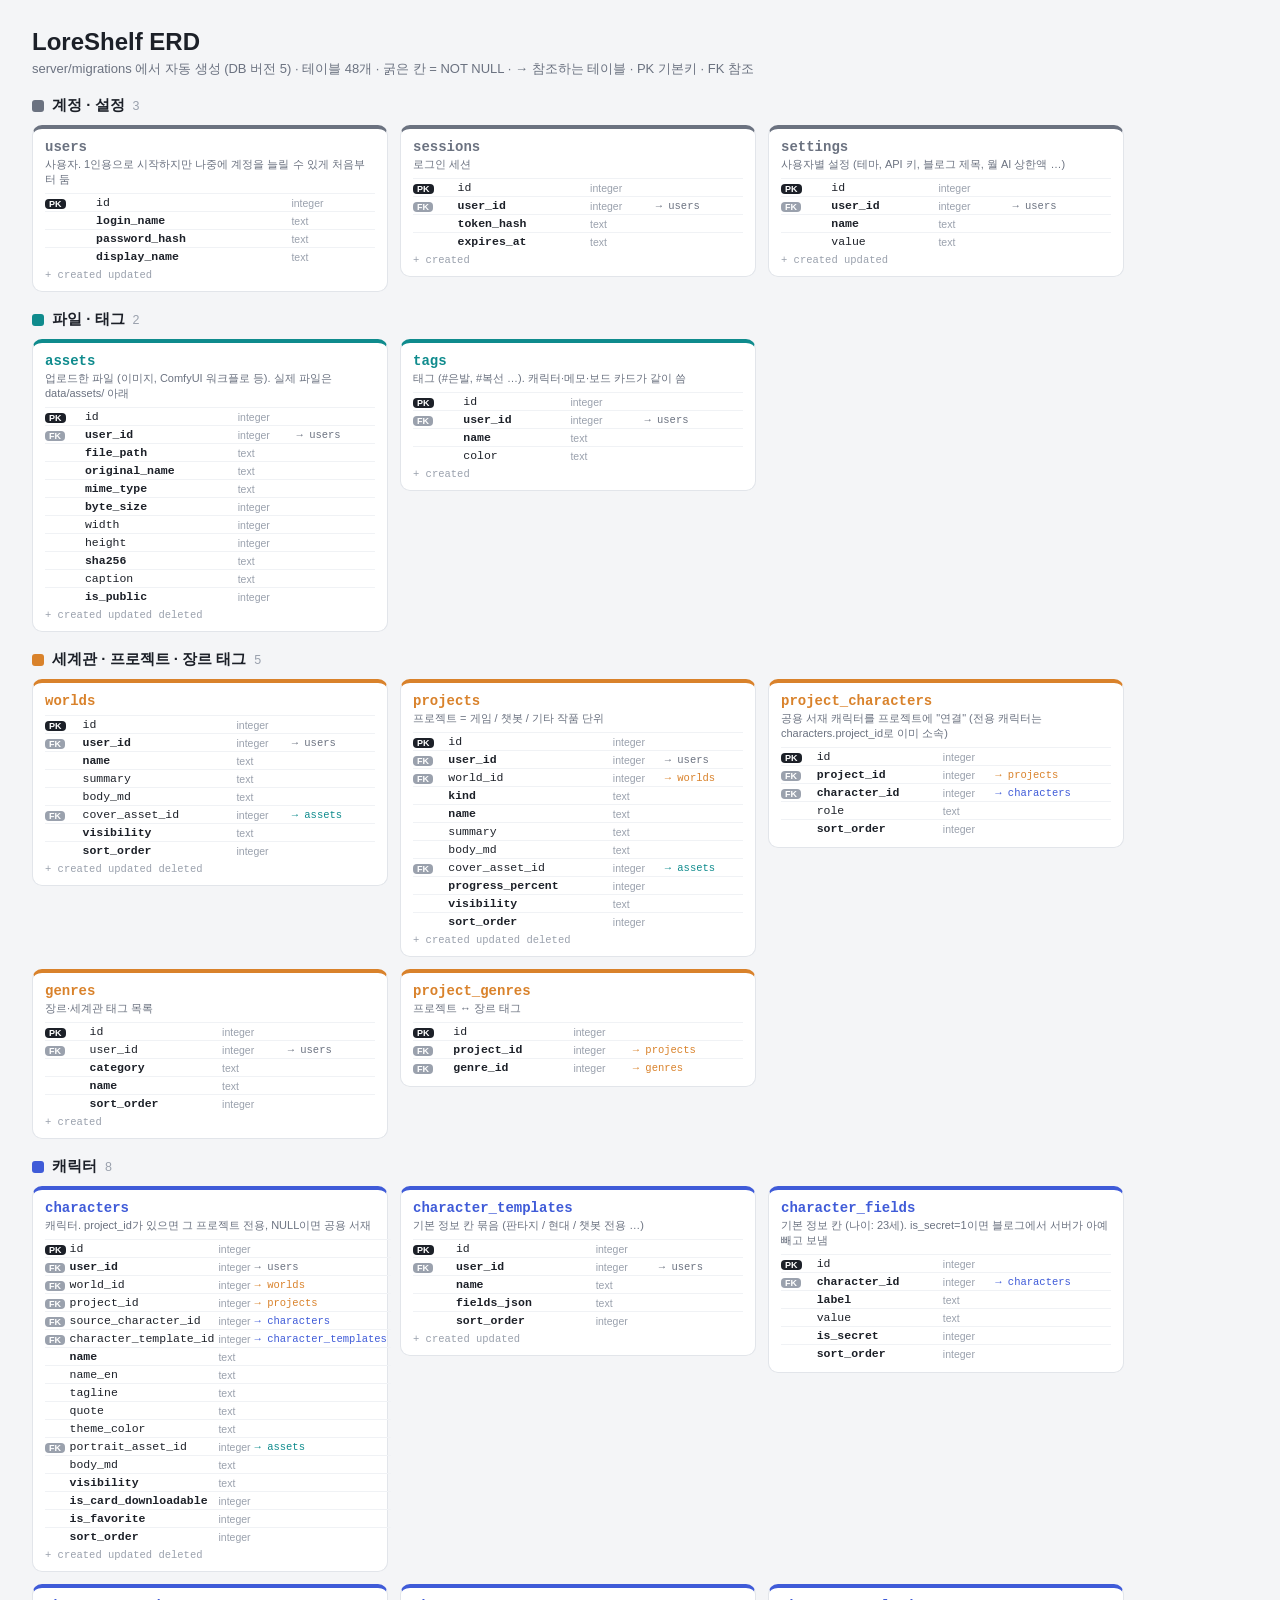
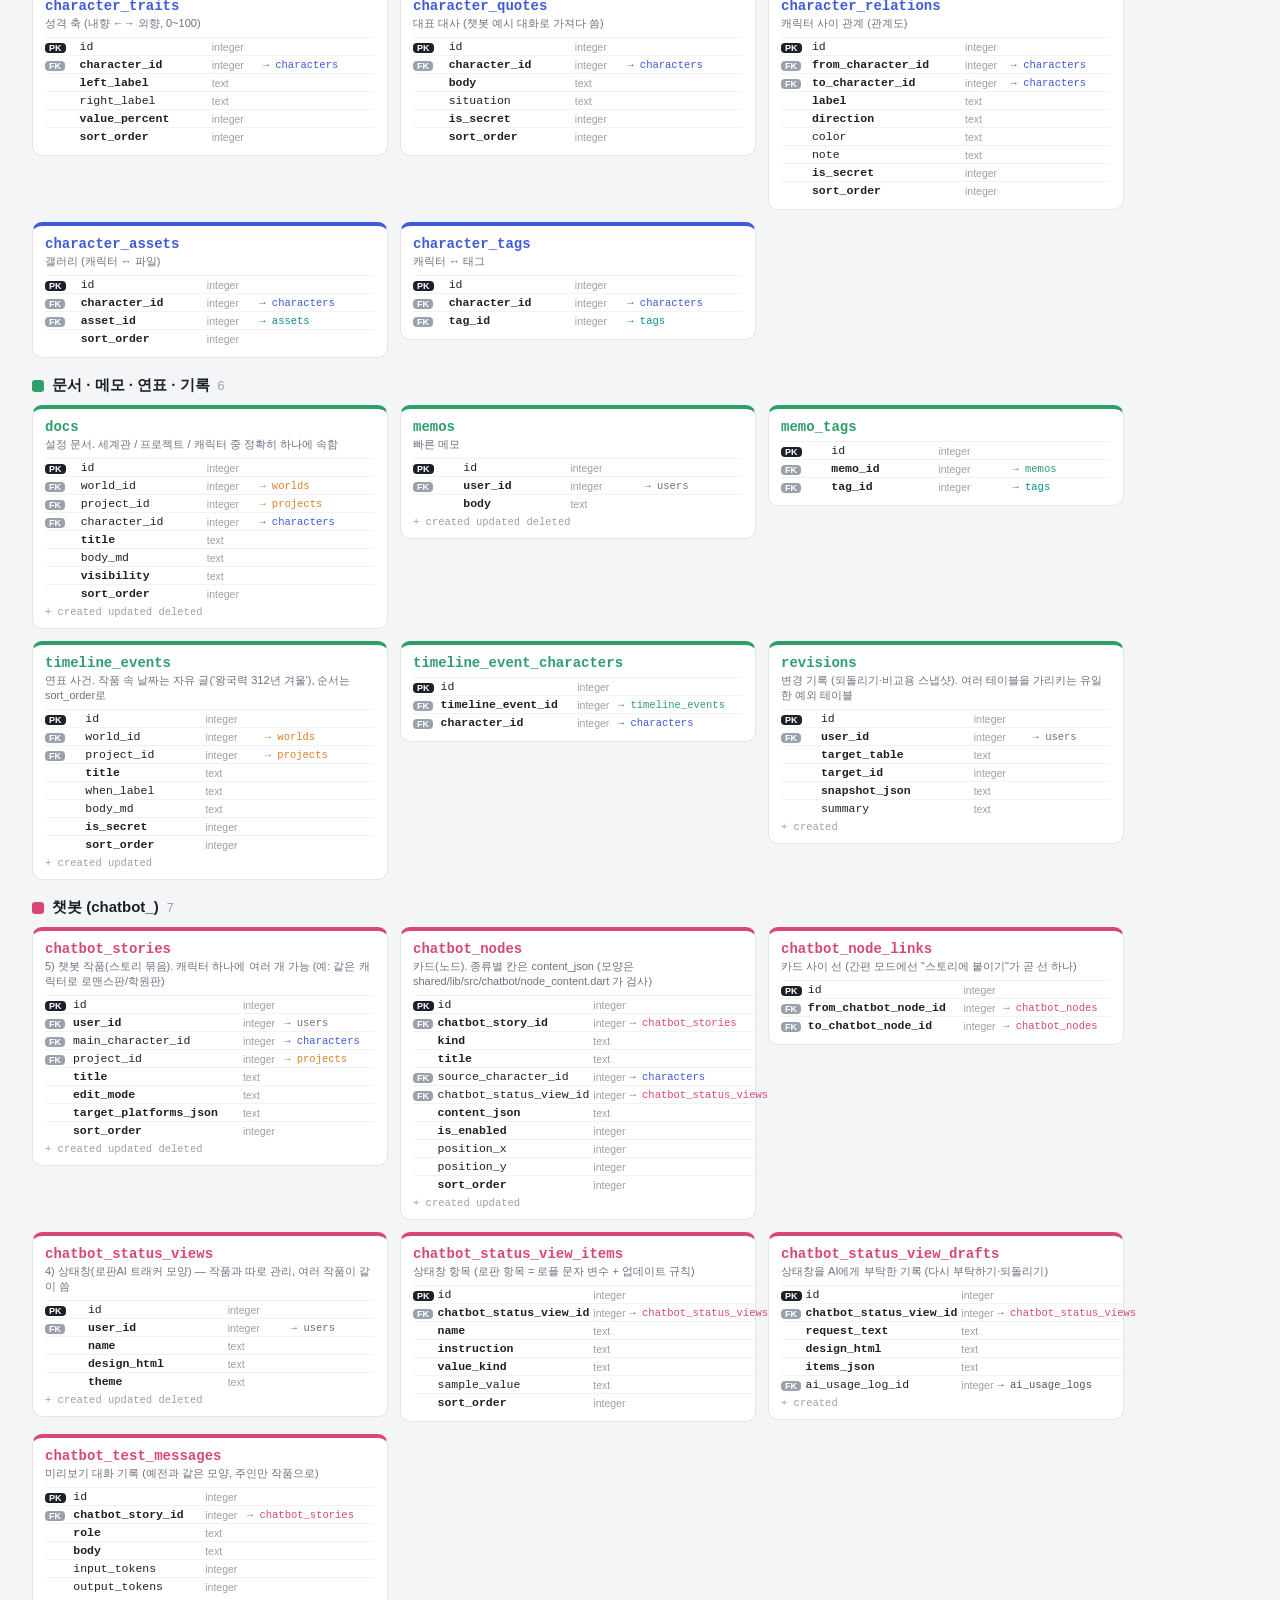
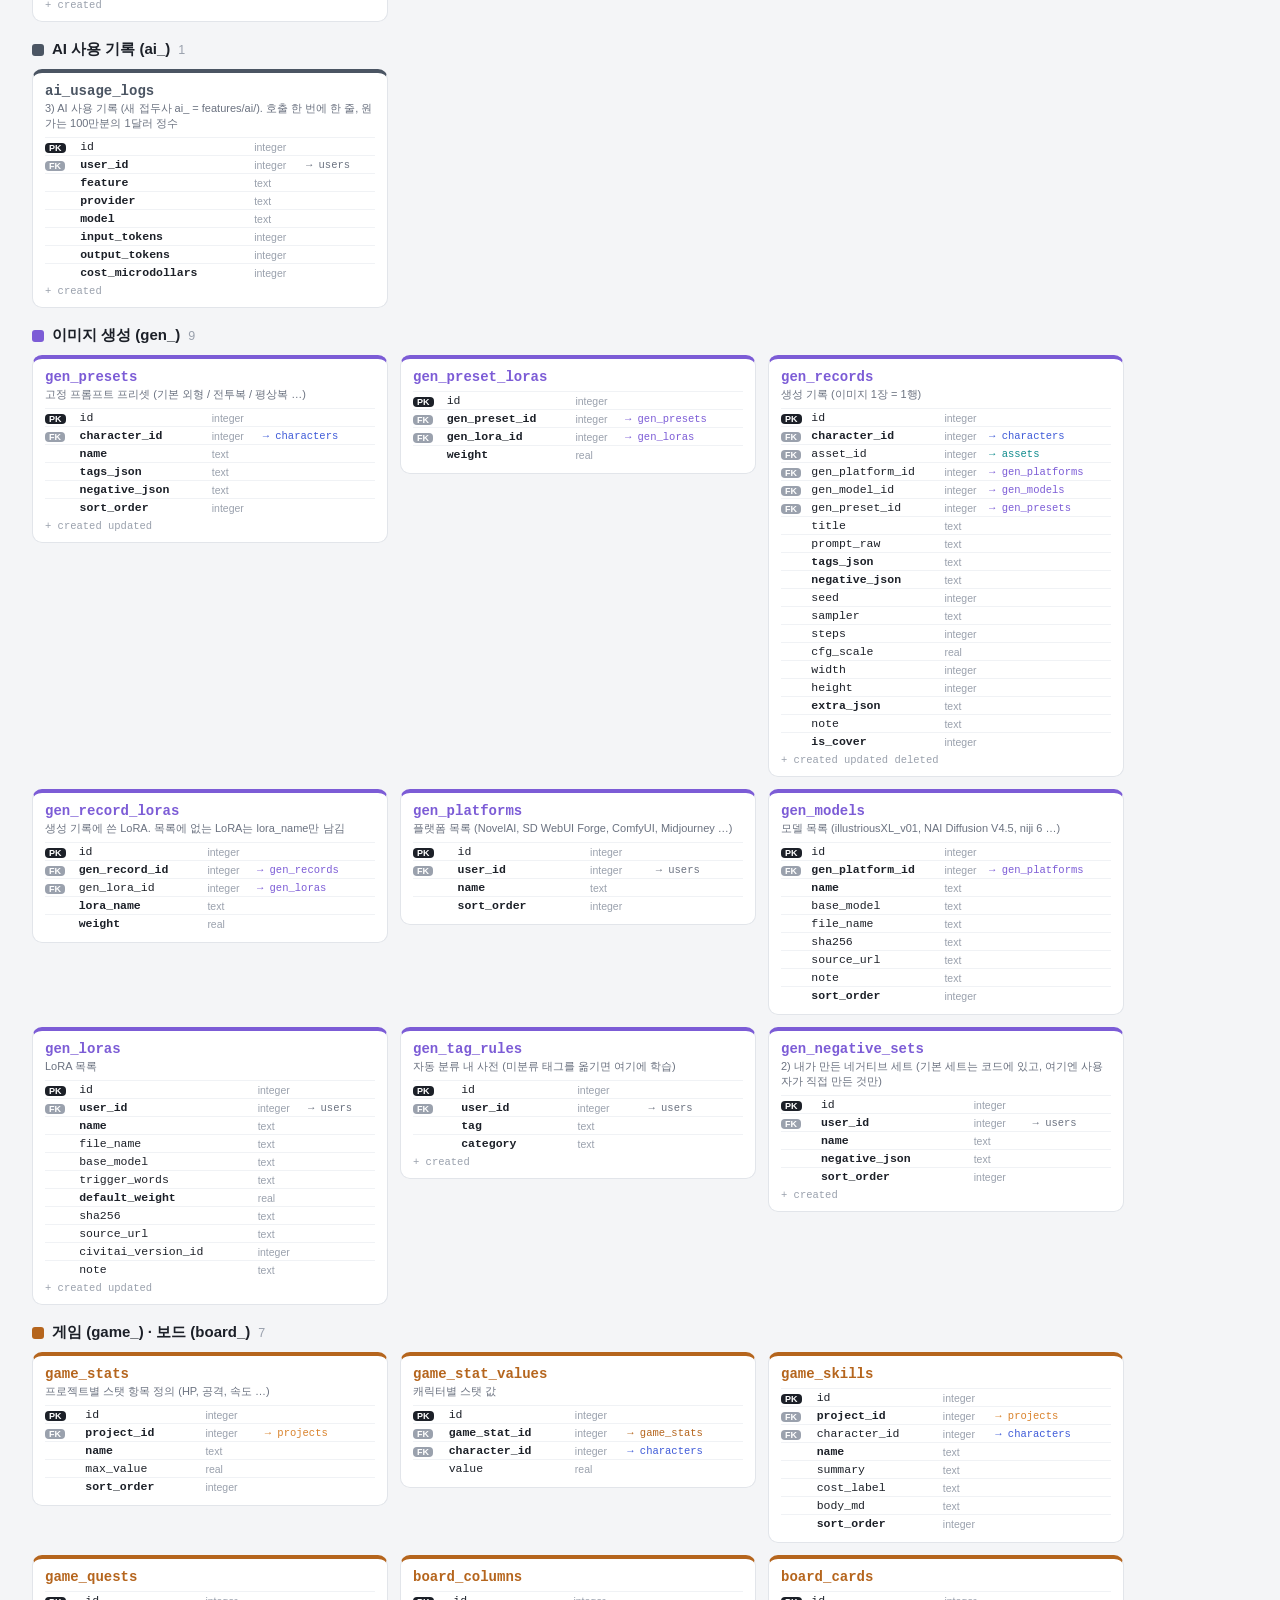
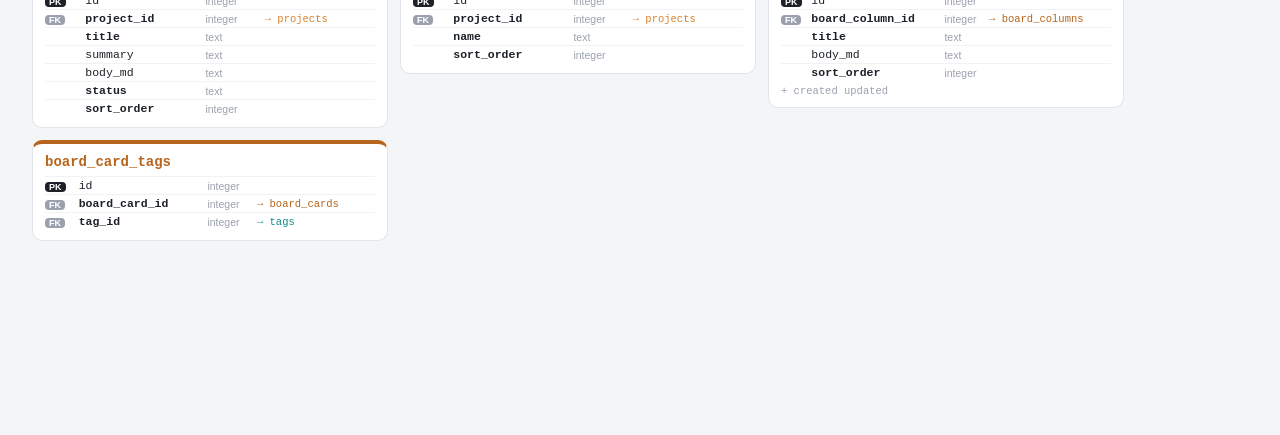
<file: docs/erd.html>
<!doctype html><html lang="ko"><head><meta charset="utf-8"><title>LoreShelf ERD</title><style>
body{margin:0;padding:28px 32px;background:#f4f5f7;font-family:'Malgun Gothic',sans-serif;color:#1c2028}
h1{margin:0 0 4px;font-size:24px} .sub{color:#6b7280;font-size:13px;margin-bottom:18px}
section{margin-top:18px} h3{font-size:15px;margin:0 0 10px;display:flex;align-items:center;gap:8px} h3 i{width:12px;height:12px;border-radius:3px;background:var(--c)} h3 small{color:#9aa1ad;font-weight:400}
.cards{display:flex;flex-wrap:wrap;gap:12px;align-items:flex-start}
.tb{background:#fff;border:1px solid #e2e5ea;border-top:4px solid var(--c);border-radius:10px;padding:10px 12px;width:330px}
.tb h4{margin:0;font-size:14px;font-family:Consolas,monospace;color:var(--c)} .tb p{margin:2px 0 6px;font-size:11px;color:#6b7280}
table{border-collapse:collapse;width:100%;font-size:11.5px} td{padding:2px 4px 2px 0;border-top:1px solid #f0f2f5;white-space:nowrap}
td.n{font-family:Consolas,monospace} td.nn{font-weight:700} td.t{color:#9aa1ad;font-size:10.5px} .ref{font-size:10.5px;font-family:Consolas,monospace}
b.pk,b.fk{font-size:9px;padding:0 4px;border-radius:4px;color:#fff} b.pk{background:#1c2028} b.fk{background:#9aa1ad}
.ts{font-size:10.5px;color:#9aa1ad;margin-top:4px;font-family:Consolas,monospace}
</style></head><body><h1>LoreShelf ERD</h1>
<div class="sub">server/migrations 에서 자동 생성 (DB 버전 5) · 테이블 48개 · 굵은 칸 = NOT NULL · → 참조하는 테이블 · PK 기본키 · FK 참조</div>
<section><h3 style="--c:#6b7280"><i></i>계정 · 설정 <small>3</small></h3><div class="cards"><div class="tb" style="--c:#6b7280"><h4>users</h4><p>사용자. 1인용으로 시작하지만 나중에 계정을 늘릴 수 있게 처음부터 둠</p><table><tr><td><b class="pk">PK</b></td><td class="n">id</td><td class="t">integer</td><td></td></tr><tr><td></td><td class="n nn">login_name</td><td class="t">text</td><td></td></tr><tr><td></td><td class="n nn">password_hash</td><td class="t">text</td><td></td></tr><tr><td></td><td class="n nn">display_name</td><td class="t">text</td><td></td></tr></table><div class="ts">+ created updated</div></div><div class="tb" style="--c:#6b7280"><h4>sessions</h4><p>로그인 세션</p><table><tr><td><b class="pk">PK</b></td><td class="n">id</td><td class="t">integer</td><td></td></tr><tr><td><b class="fk">FK</b></td><td class="n nn">user_id</td><td class="t">integer</td><td><span class="ref" style="color:#6b7280">→ users</span></td></tr><tr><td></td><td class="n nn">token_hash</td><td class="t">text</td><td></td></tr><tr><td></td><td class="n nn">expires_at</td><td class="t">text</td><td></td></tr></table><div class="ts">+ created</div></div><div class="tb" style="--c:#6b7280"><h4>settings</h4><p>사용자별 설정 (테마, API 키, 블로그 제목, 월 AI 상한액 …)</p><table><tr><td><b class="pk">PK</b></td><td class="n">id</td><td class="t">integer</td><td></td></tr><tr><td><b class="fk">FK</b></td><td class="n nn">user_id</td><td class="t">integer</td><td><span class="ref" style="color:#6b7280">→ users</span></td></tr><tr><td></td><td class="n nn">name</td><td class="t">text</td><td></td></tr><tr><td></td><td class="n">value</td><td class="t">text</td><td></td></tr></table><div class="ts">+ created updated</div></div></div></section><section><h3 style="--c:#0f8b8d"><i></i>파일 · 태그 <small>2</small></h3><div class="cards"><div class="tb" style="--c:#0f8b8d"><h4>assets</h4><p>업로드한 파일 (이미지, ComfyUI 워크플로 등). 실제 파일은 data/assets/ 아래</p><table><tr><td><b class="pk">PK</b></td><td class="n">id</td><td class="t">integer</td><td></td></tr><tr><td><b class="fk">FK</b></td><td class="n nn">user_id</td><td class="t">integer</td><td><span class="ref" style="color:#6b7280">→ users</span></td></tr><tr><td></td><td class="n nn">file_path</td><td class="t">text</td><td></td></tr><tr><td></td><td class="n nn">original_name</td><td class="t">text</td><td></td></tr><tr><td></td><td class="n nn">mime_type</td><td class="t">text</td><td></td></tr><tr><td></td><td class="n nn">byte_size</td><td class="t">integer</td><td></td></tr><tr><td></td><td class="n">width</td><td class="t">integer</td><td></td></tr><tr><td></td><td class="n">height</td><td class="t">integer</td><td></td></tr><tr><td></td><td class="n nn">sha256</td><td class="t">text</td><td></td></tr><tr><td></td><td class="n">caption</td><td class="t">text</td><td></td></tr><tr><td></td><td class="n nn">is_public</td><td class="t">integer</td><td></td></tr></table><div class="ts">+ created updated deleted</div></div><div class="tb" style="--c:#0f8b8d"><h4>tags</h4><p>태그 (#은발, #복선 …). 캐릭터·메모·보드 카드가 같이 씀</p><table><tr><td><b class="pk">PK</b></td><td class="n">id</td><td class="t">integer</td><td></td></tr><tr><td><b class="fk">FK</b></td><td class="n nn">user_id</td><td class="t">integer</td><td><span class="ref" style="color:#6b7280">→ users</span></td></tr><tr><td></td><td class="n nn">name</td><td class="t">text</td><td></td></tr><tr><td></td><td class="n">color</td><td class="t">text</td><td></td></tr></table><div class="ts">+ created</div></div></div></section><section><h3 style="--c:#d9822b"><i></i>세계관 · 프로젝트 · 장르 태그 <small>5</small></h3><div class="cards"><div class="tb" style="--c:#d9822b"><h4>worlds</h4><p></p><table><tr><td><b class="pk">PK</b></td><td class="n">id</td><td class="t">integer</td><td></td></tr><tr><td><b class="fk">FK</b></td><td class="n nn">user_id</td><td class="t">integer</td><td><span class="ref" style="color:#6b7280">→ users</span></td></tr><tr><td></td><td class="n nn">name</td><td class="t">text</td><td></td></tr><tr><td></td><td class="n">summary</td><td class="t">text</td><td></td></tr><tr><td></td><td class="n">body_md</td><td class="t">text</td><td></td></tr><tr><td><b class="fk">FK</b></td><td class="n">cover_asset_id</td><td class="t">integer</td><td><span class="ref" style="color:#0f8b8d">→ assets</span></td></tr><tr><td></td><td class="n nn">visibility</td><td class="t">text</td><td></td></tr><tr><td></td><td class="n nn">sort_order</td><td class="t">integer</td><td></td></tr></table><div class="ts">+ created updated deleted</div></div><div class="tb" style="--c:#d9822b"><h4>projects</h4><p>프로젝트 = 게임 / 챗봇 / 기타 작품 단위</p><table><tr><td><b class="pk">PK</b></td><td class="n">id</td><td class="t">integer</td><td></td></tr><tr><td><b class="fk">FK</b></td><td class="n nn">user_id</td><td class="t">integer</td><td><span class="ref" style="color:#6b7280">→ users</span></td></tr><tr><td><b class="fk">FK</b></td><td class="n">world_id</td><td class="t">integer</td><td><span class="ref" style="color:#d9822b">→ worlds</span></td></tr><tr><td></td><td class="n nn">kind</td><td class="t">text</td><td></td></tr><tr><td></td><td class="n nn">name</td><td class="t">text</td><td></td></tr><tr><td></td><td class="n">summary</td><td class="t">text</td><td></td></tr><tr><td></td><td class="n">body_md</td><td class="t">text</td><td></td></tr><tr><td><b class="fk">FK</b></td><td class="n">cover_asset_id</td><td class="t">integer</td><td><span class="ref" style="color:#0f8b8d">→ assets</span></td></tr><tr><td></td><td class="n nn">progress_percent</td><td class="t">integer</td><td></td></tr><tr><td></td><td class="n nn">visibility</td><td class="t">text</td><td></td></tr><tr><td></td><td class="n nn">sort_order</td><td class="t">integer</td><td></td></tr></table><div class="ts">+ created updated deleted</div></div><div class="tb" style="--c:#d9822b"><h4>project_characters</h4><p>공용 서재 캐릭터를 프로젝트에 "연결" (전용 캐릭터는 characters.project_id로 이미 소속)</p><table><tr><td><b class="pk">PK</b></td><td class="n">id</td><td class="t">integer</td><td></td></tr><tr><td><b class="fk">FK</b></td><td class="n nn">project_id</td><td class="t">integer</td><td><span class="ref" style="color:#d9822b">→ projects</span></td></tr><tr><td><b class="fk">FK</b></td><td class="n nn">character_id</td><td class="t">integer</td><td><span class="ref" style="color:#3f5bd8">→ characters</span></td></tr><tr><td></td><td class="n">role</td><td class="t">text</td><td></td></tr><tr><td></td><td class="n nn">sort_order</td><td class="t">integer</td><td></td></tr></table></div><div class="tb" style="--c:#d9822b"><h4>genres</h4><p>장르·세계관 태그 목록</p><table><tr><td><b class="pk">PK</b></td><td class="n">id</td><td class="t">integer</td><td></td></tr><tr><td><b class="fk">FK</b></td><td class="n">user_id</td><td class="t">integer</td><td><span class="ref" style="color:#6b7280">→ users</span></td></tr><tr><td></td><td class="n nn">category</td><td class="t">text</td><td></td></tr><tr><td></td><td class="n nn">name</td><td class="t">text</td><td></td></tr><tr><td></td><td class="n nn">sort_order</td><td class="t">integer</td><td></td></tr></table><div class="ts">+ created</div></div><div class="tb" style="--c:#d9822b"><h4>project_genres</h4><p>프로젝트 ↔ 장르 태그</p><table><tr><td><b class="pk">PK</b></td><td class="n">id</td><td class="t">integer</td><td></td></tr><tr><td><b class="fk">FK</b></td><td class="n nn">project_id</td><td class="t">integer</td><td><span class="ref" style="color:#d9822b">→ projects</span></td></tr><tr><td><b class="fk">FK</b></td><td class="n nn">genre_id</td><td class="t">integer</td><td><span class="ref" style="color:#d9822b">→ genres</span></td></tr></table></div></div></section><section><h3 style="--c:#3f5bd8"><i></i>캐릭터 <small>8</small></h3><div class="cards"><div class="tb" style="--c:#3f5bd8"><h4>characters</h4><p>캐릭터. project_id가 있으면 그 프로젝트 전용, NULL이면 공용 서재</p><table><tr><td><b class="pk">PK</b></td><td class="n">id</td><td class="t">integer</td><td></td></tr><tr><td><b class="fk">FK</b></td><td class="n nn">user_id</td><td class="t">integer</td><td><span class="ref" style="color:#6b7280">→ users</span></td></tr><tr><td><b class="fk">FK</b></td><td class="n">world_id</td><td class="t">integer</td><td><span class="ref" style="color:#d9822b">→ worlds</span></td></tr><tr><td><b class="fk">FK</b></td><td class="n">project_id</td><td class="t">integer</td><td><span class="ref" style="color:#d9822b">→ projects</span></td></tr><tr><td><b class="fk">FK</b></td><td class="n">source_character_id</td><td class="t">integer</td><td><span class="ref" style="color:#3f5bd8">→ characters</span></td></tr><tr><td><b class="fk">FK</b></td><td class="n">character_template_id</td><td class="t">integer</td><td><span class="ref" style="color:#3f5bd8">→ character_templates</span></td></tr><tr><td></td><td class="n nn">name</td><td class="t">text</td><td></td></tr><tr><td></td><td class="n">name_en</td><td class="t">text</td><td></td></tr><tr><td></td><td class="n">tagline</td><td class="t">text</td><td></td></tr><tr><td></td><td class="n">quote</td><td class="t">text</td><td></td></tr><tr><td></td><td class="n">theme_color</td><td class="t">text</td><td></td></tr><tr><td><b class="fk">FK</b></td><td class="n">portrait_asset_id</td><td class="t">integer</td><td><span class="ref" style="color:#0f8b8d">→ assets</span></td></tr><tr><td></td><td class="n">body_md</td><td class="t">text</td><td></td></tr><tr><td></td><td class="n nn">visibility</td><td class="t">text</td><td></td></tr><tr><td></td><td class="n nn">is_card_downloadable</td><td class="t">integer</td><td></td></tr><tr><td></td><td class="n nn">is_favorite</td><td class="t">integer</td><td></td></tr><tr><td></td><td class="n nn">sort_order</td><td class="t">integer</td><td></td></tr></table><div class="ts">+ created updated deleted</div></div><div class="tb" style="--c:#3f5bd8"><h4>character_templates</h4><p>기본 정보 칸 묶음 (판타지 / 현대 / 챗봇 전용 …)</p><table><tr><td><b class="pk">PK</b></td><td class="n">id</td><td class="t">integer</td><td></td></tr><tr><td><b class="fk">FK</b></td><td class="n nn">user_id</td><td class="t">integer</td><td><span class="ref" style="color:#6b7280">→ users</span></td></tr><tr><td></td><td class="n nn">name</td><td class="t">text</td><td></td></tr><tr><td></td><td class="n nn">fields_json</td><td class="t">text</td><td></td></tr><tr><td></td><td class="n nn">sort_order</td><td class="t">integer</td><td></td></tr></table><div class="ts">+ created updated</div></div><div class="tb" style="--c:#3f5bd8"><h4>character_fields</h4><p>기본 정보 칸 (나이: 23세). is_secret=1이면 블로그에서 서버가 아예 빼고 보냄</p><table><tr><td><b class="pk">PK</b></td><td class="n">id</td><td class="t">integer</td><td></td></tr><tr><td><b class="fk">FK</b></td><td class="n nn">character_id</td><td class="t">integer</td><td><span class="ref" style="color:#3f5bd8">→ characters</span></td></tr><tr><td></td><td class="n nn">label</td><td class="t">text</td><td></td></tr><tr><td></td><td class="n">value</td><td class="t">text</td><td></td></tr><tr><td></td><td class="n nn">is_secret</td><td class="t">integer</td><td></td></tr><tr><td></td><td class="n nn">sort_order</td><td class="t">integer</td><td></td></tr></table></div><div class="tb" style="--c:#3f5bd8"><h4>character_traits</h4><p>성격 축 (내향 ←→ 외향, 0~100)</p><table><tr><td><b class="pk">PK</b></td><td class="n">id</td><td class="t">integer</td><td></td></tr><tr><td><b class="fk">FK</b></td><td class="n nn">character_id</td><td class="t">integer</td><td><span class="ref" style="color:#3f5bd8">→ characters</span></td></tr><tr><td></td><td class="n nn">left_label</td><td class="t">text</td><td></td></tr><tr><td></td><td class="n">right_label</td><td class="t">text</td><td></td></tr><tr><td></td><td class="n nn">value_percent</td><td class="t">integer</td><td></td></tr><tr><td></td><td class="n nn">sort_order</td><td class="t">integer</td><td></td></tr></table></div><div class="tb" style="--c:#3f5bd8"><h4>character_quotes</h4><p>대표 대사 (챗봇 예시 대화로 가져다 씀)</p><table><tr><td><b class="pk">PK</b></td><td class="n">id</td><td class="t">integer</td><td></td></tr><tr><td><b class="fk">FK</b></td><td class="n nn">character_id</td><td class="t">integer</td><td><span class="ref" style="color:#3f5bd8">→ characters</span></td></tr><tr><td></td><td class="n nn">body</td><td class="t">text</td><td></td></tr><tr><td></td><td class="n">situation</td><td class="t">text</td><td></td></tr><tr><td></td><td class="n nn">is_secret</td><td class="t">integer</td><td></td></tr><tr><td></td><td class="n nn">sort_order</td><td class="t">integer</td><td></td></tr></table></div><div class="tb" style="--c:#3f5bd8"><h4>character_relations</h4><p>캐릭터 사이 관계 (관계도)</p><table><tr><td><b class="pk">PK</b></td><td class="n">id</td><td class="t">integer</td><td></td></tr><tr><td><b class="fk">FK</b></td><td class="n nn">from_character_id</td><td class="t">integer</td><td><span class="ref" style="color:#3f5bd8">→ characters</span></td></tr><tr><td><b class="fk">FK</b></td><td class="n nn">to_character_id</td><td class="t">integer</td><td><span class="ref" style="color:#3f5bd8">→ characters</span></td></tr><tr><td></td><td class="n nn">label</td><td class="t">text</td><td></td></tr><tr><td></td><td class="n nn">direction</td><td class="t">text</td><td></td></tr><tr><td></td><td class="n">color</td><td class="t">text</td><td></td></tr><tr><td></td><td class="n">note</td><td class="t">text</td><td></td></tr><tr><td></td><td class="n nn">is_secret</td><td class="t">integer</td><td></td></tr><tr><td></td><td class="n nn">sort_order</td><td class="t">integer</td><td></td></tr></table></div><div class="tb" style="--c:#3f5bd8"><h4>character_assets</h4><p>갤러리 (캐릭터 ↔ 파일)</p><table><tr><td><b class="pk">PK</b></td><td class="n">id</td><td class="t">integer</td><td></td></tr><tr><td><b class="fk">FK</b></td><td class="n nn">character_id</td><td class="t">integer</td><td><span class="ref" style="color:#3f5bd8">→ characters</span></td></tr><tr><td><b class="fk">FK</b></td><td class="n nn">asset_id</td><td class="t">integer</td><td><span class="ref" style="color:#0f8b8d">→ assets</span></td></tr><tr><td></td><td class="n nn">sort_order</td><td class="t">integer</td><td></td></tr></table></div><div class="tb" style="--c:#3f5bd8"><h4>character_tags</h4><p>캐릭터 ↔ 태그</p><table><tr><td><b class="pk">PK</b></td><td class="n">id</td><td class="t">integer</td><td></td></tr><tr><td><b class="fk">FK</b></td><td class="n nn">character_id</td><td class="t">integer</td><td><span class="ref" style="color:#3f5bd8">→ characters</span></td></tr><tr><td><b class="fk">FK</b></td><td class="n nn">tag_id</td><td class="t">integer</td><td><span class="ref" style="color:#0f8b8d">→ tags</span></td></tr></table></div></div></section><section><h3 style="--c:#2f9e6b"><i></i>문서 · 메모 · 연표 · 기록 <small>6</small></h3><div class="cards"><div class="tb" style="--c:#2f9e6b"><h4>docs</h4><p>설정 문서. 세계관 / 프로젝트 / 캐릭터 중 정확히 하나에 속함</p><table><tr><td><b class="pk">PK</b></td><td class="n">id</td><td class="t">integer</td><td></td></tr><tr><td><b class="fk">FK</b></td><td class="n">world_id</td><td class="t">integer</td><td><span class="ref" style="color:#d9822b">→ worlds</span></td></tr><tr><td><b class="fk">FK</b></td><td class="n">project_id</td><td class="t">integer</td><td><span class="ref" style="color:#d9822b">→ projects</span></td></tr><tr><td><b class="fk">FK</b></td><td class="n">character_id</td><td class="t">integer</td><td><span class="ref" style="color:#3f5bd8">→ characters</span></td></tr><tr><td></td><td class="n nn">title</td><td class="t">text</td><td></td></tr><tr><td></td><td class="n">body_md</td><td class="t">text</td><td></td></tr><tr><td></td><td class="n nn">visibility</td><td class="t">text</td><td></td></tr><tr><td></td><td class="n nn">sort_order</td><td class="t">integer</td><td></td></tr></table><div class="ts">+ created updated deleted</div></div><div class="tb" style="--c:#2f9e6b"><h4>memos</h4><p>빠른 메모</p><table><tr><td><b class="pk">PK</b></td><td class="n">id</td><td class="t">integer</td><td></td></tr><tr><td><b class="fk">FK</b></td><td class="n nn">user_id</td><td class="t">integer</td><td><span class="ref" style="color:#6b7280">→ users</span></td></tr><tr><td></td><td class="n nn">body</td><td class="t">text</td><td></td></tr></table><div class="ts">+ created updated deleted</div></div><div class="tb" style="--c:#2f9e6b"><h4>memo_tags</h4><p></p><table><tr><td><b class="pk">PK</b></td><td class="n">id</td><td class="t">integer</td><td></td></tr><tr><td><b class="fk">FK</b></td><td class="n nn">memo_id</td><td class="t">integer</td><td><span class="ref" style="color:#2f9e6b">→ memos</span></td></tr><tr><td><b class="fk">FK</b></td><td class="n nn">tag_id</td><td class="t">integer</td><td><span class="ref" style="color:#0f8b8d">→ tags</span></td></tr></table></div><div class="tb" style="--c:#2f9e6b"><h4>timeline_events</h4><p>연표 사건. 작품 속 날짜는 자유 글('왕국력 312년 겨울'), 순서는 sort_order로</p><table><tr><td><b class="pk">PK</b></td><td class="n">id</td><td class="t">integer</td><td></td></tr><tr><td><b class="fk">FK</b></td><td class="n">world_id</td><td class="t">integer</td><td><span class="ref" style="color:#d9822b">→ worlds</span></td></tr><tr><td><b class="fk">FK</b></td><td class="n">project_id</td><td class="t">integer</td><td><span class="ref" style="color:#d9822b">→ projects</span></td></tr><tr><td></td><td class="n nn">title</td><td class="t">text</td><td></td></tr><tr><td></td><td class="n">when_label</td><td class="t">text</td><td></td></tr><tr><td></td><td class="n">body_md</td><td class="t">text</td><td></td></tr><tr><td></td><td class="n nn">is_secret</td><td class="t">integer</td><td></td></tr><tr><td></td><td class="n nn">sort_order</td><td class="t">integer</td><td></td></tr></table><div class="ts">+ created updated</div></div><div class="tb" style="--c:#2f9e6b"><h4>timeline_event_characters</h4><p></p><table><tr><td><b class="pk">PK</b></td><td class="n">id</td><td class="t">integer</td><td></td></tr><tr><td><b class="fk">FK</b></td><td class="n nn">timeline_event_id</td><td class="t">integer</td><td><span class="ref" style="color:#2f9e6b">→ timeline_events</span></td></tr><tr><td><b class="fk">FK</b></td><td class="n nn">character_id</td><td class="t">integer</td><td><span class="ref" style="color:#3f5bd8">→ characters</span></td></tr></table></div><div class="tb" style="--c:#2f9e6b"><h4>revisions</h4><p>변경 기록 (되돌리기·비교용 스냅샷). 여러 테이블을 가리키는 유일한 예외 테이블</p><table><tr><td><b class="pk">PK</b></td><td class="n">id</td><td class="t">integer</td><td></td></tr><tr><td><b class="fk">FK</b></td><td class="n nn">user_id</td><td class="t">integer</td><td><span class="ref" style="color:#6b7280">→ users</span></td></tr><tr><td></td><td class="n nn">target_table</td><td class="t">text</td><td></td></tr><tr><td></td><td class="n nn">target_id</td><td class="t">integer</td><td></td></tr><tr><td></td><td class="n nn">snapshot_json</td><td class="t">text</td><td></td></tr><tr><td></td><td class="n">summary</td><td class="t">text</td><td></td></tr></table><div class="ts">+ created</div></div></div></section><section><h3 style="--c:#d6487a"><i></i>챗봇 (chatbot_) <small>7</small></h3><div class="cards"><div class="tb" style="--c:#d6487a"><h4>chatbot_stories</h4><p>5) 챗봇 작품(스토리 묶음). 캐릭터 하나에 여러 개 가능 (예: 같은 캐릭터로 로맨스판/학원판)</p><table><tr><td><b class="pk">PK</b></td><td class="n">id</td><td class="t">integer</td><td></td></tr><tr><td><b class="fk">FK</b></td><td class="n nn">user_id</td><td class="t">integer</td><td><span class="ref" style="color:#6b7280">→ users</span></td></tr><tr><td><b class="fk">FK</b></td><td class="n">main_character_id</td><td class="t">integer</td><td><span class="ref" style="color:#3f5bd8">→ characters</span></td></tr><tr><td><b class="fk">FK</b></td><td class="n">project_id</td><td class="t">integer</td><td><span class="ref" style="color:#d9822b">→ projects</span></td></tr><tr><td></td><td class="n nn">title</td><td class="t">text</td><td></td></tr><tr><td></td><td class="n nn">edit_mode</td><td class="t">text</td><td></td></tr><tr><td></td><td class="n nn">target_platforms_json</td><td class="t">text</td><td></td></tr><tr><td></td><td class="n nn">sort_order</td><td class="t">integer</td><td></td></tr></table><div class="ts">+ created updated deleted</div></div><div class="tb" style="--c:#d6487a"><h4>chatbot_nodes</h4><p>카드(노드). 종류별 칸은 content_json (모양은 shared/lib/src/chatbot/node_content.dart 가 검사)</p><table><tr><td><b class="pk">PK</b></td><td class="n">id</td><td class="t">integer</td><td></td></tr><tr><td><b class="fk">FK</b></td><td class="n nn">chatbot_story_id</td><td class="t">integer</td><td><span class="ref" style="color:#d6487a">→ chatbot_stories</span></td></tr><tr><td></td><td class="n nn">kind</td><td class="t">text</td><td></td></tr><tr><td></td><td class="n nn">title</td><td class="t">text</td><td></td></tr><tr><td><b class="fk">FK</b></td><td class="n">source_character_id</td><td class="t">integer</td><td><span class="ref" style="color:#3f5bd8">→ characters</span></td></tr><tr><td><b class="fk">FK</b></td><td class="n">chatbot_status_view_id</td><td class="t">integer</td><td><span class="ref" style="color:#d6487a">→ chatbot_status_views</span></td></tr><tr><td></td><td class="n nn">content_json</td><td class="t">text</td><td></td></tr><tr><td></td><td class="n nn">is_enabled</td><td class="t">integer</td><td></td></tr><tr><td></td><td class="n">position_x</td><td class="t">integer</td><td></td></tr><tr><td></td><td class="n">position_y</td><td class="t">integer</td><td></td></tr><tr><td></td><td class="n nn">sort_order</td><td class="t">integer</td><td></td></tr></table><div class="ts">+ created updated</div></div><div class="tb" style="--c:#d6487a"><h4>chatbot_node_links</h4><p>카드 사이 선 (간편 모드에선 "스토리에 붙이기"가 곧 선 하나)</p><table><tr><td><b class="pk">PK</b></td><td class="n">id</td><td class="t">integer</td><td></td></tr><tr><td><b class="fk">FK</b></td><td class="n nn">from_chatbot_node_id</td><td class="t">integer</td><td><span class="ref" style="color:#d6487a">→ chatbot_nodes</span></td></tr><tr><td><b class="fk">FK</b></td><td class="n nn">to_chatbot_node_id</td><td class="t">integer</td><td><span class="ref" style="color:#d6487a">→ chatbot_nodes</span></td></tr></table></div><div class="tb" style="--c:#d6487a"><h4>chatbot_status_views</h4><p>4) 상태창(로판AI 트래커 모양) — 작품과 따로 관리, 여러 작품이 같이 씀</p><table><tr><td><b class="pk">PK</b></td><td class="n">id</td><td class="t">integer</td><td></td></tr><tr><td><b class="fk">FK</b></td><td class="n nn">user_id</td><td class="t">integer</td><td><span class="ref" style="color:#6b7280">→ users</span></td></tr><tr><td></td><td class="n nn">name</td><td class="t">text</td><td></td></tr><tr><td></td><td class="n nn">design_html</td><td class="t">text</td><td></td></tr><tr><td></td><td class="n nn">theme</td><td class="t">text</td><td></td></tr></table><div class="ts">+ created updated deleted</div></div><div class="tb" style="--c:#d6487a"><h4>chatbot_status_view_items</h4><p>상태창 항목 (로판 항목 = 로플 문자 변수 + 업데이트 규칙)</p><table><tr><td><b class="pk">PK</b></td><td class="n">id</td><td class="t">integer</td><td></td></tr><tr><td><b class="fk">FK</b></td><td class="n nn">chatbot_status_view_id</td><td class="t">integer</td><td><span class="ref" style="color:#d6487a">→ chatbot_status_views</span></td></tr><tr><td></td><td class="n nn">name</td><td class="t">text</td><td></td></tr><tr><td></td><td class="n nn">instruction</td><td class="t">text</td><td></td></tr><tr><td></td><td class="n nn">value_kind</td><td class="t">text</td><td></td></tr><tr><td></td><td class="n">sample_value</td><td class="t">text</td><td></td></tr><tr><td></td><td class="n nn">sort_order</td><td class="t">integer</td><td></td></tr></table></div><div class="tb" style="--c:#d6487a"><h4>chatbot_status_view_drafts</h4><p>상태창을 AI에게 부탁한 기록 (다시 부탁하기·되돌리기)</p><table><tr><td><b class="pk">PK</b></td><td class="n">id</td><td class="t">integer</td><td></td></tr><tr><td><b class="fk">FK</b></td><td class="n nn">chatbot_status_view_id</td><td class="t">integer</td><td><span class="ref" style="color:#d6487a">→ chatbot_status_views</span></td></tr><tr><td></td><td class="n nn">request_text</td><td class="t">text</td><td></td></tr><tr><td></td><td class="n nn">design_html</td><td class="t">text</td><td></td></tr><tr><td></td><td class="n nn">items_json</td><td class="t">text</td><td></td></tr><tr><td><b class="fk">FK</b></td><td class="n">ai_usage_log_id</td><td class="t">integer</td><td><span class="ref" style="color:#4b5563">→ ai_usage_logs</span></td></tr></table><div class="ts">+ created</div></div><div class="tb" style="--c:#d6487a"><h4>chatbot_test_messages</h4><p>미리보기 대화 기록 (예전과 같은 모양, 주인만 작품으로)</p><table><tr><td><b class="pk">PK</b></td><td class="n">id</td><td class="t">integer</td><td></td></tr><tr><td><b class="fk">FK</b></td><td class="n nn">chatbot_story_id</td><td class="t">integer</td><td><span class="ref" style="color:#d6487a">→ chatbot_stories</span></td></tr><tr><td></td><td class="n nn">role</td><td class="t">text</td><td></td></tr><tr><td></td><td class="n nn">body</td><td class="t">text</td><td></td></tr><tr><td></td><td class="n">input_tokens</td><td class="t">integer</td><td></td></tr><tr><td></td><td class="n">output_tokens</td><td class="t">integer</td><td></td></tr></table><div class="ts">+ created</div></div></div></section><section><h3 style="--c:#4b5563"><i></i>AI 사용 기록 (ai_) <small>1</small></h3><div class="cards"><div class="tb" style="--c:#4b5563"><h4>ai_usage_logs</h4><p>3) AI 사용 기록 (새 접두사 ai_ = features/ai/). 호출 한 번에 한 줄, 원가는 100만분의 1달러 정수</p><table><tr><td><b class="pk">PK</b></td><td class="n">id</td><td class="t">integer</td><td></td></tr><tr><td><b class="fk">FK</b></td><td class="n nn">user_id</td><td class="t">integer</td><td><span class="ref" style="color:#6b7280">→ users</span></td></tr><tr><td></td><td class="n nn">feature</td><td class="t">text</td><td></td></tr><tr><td></td><td class="n nn">provider</td><td class="t">text</td><td></td></tr><tr><td></td><td class="n nn">model</td><td class="t">text</td><td></td></tr><tr><td></td><td class="n nn">input_tokens</td><td class="t">integer</td><td></td></tr><tr><td></td><td class="n nn">output_tokens</td><td class="t">integer</td><td></td></tr><tr><td></td><td class="n nn">cost_microdollars</td><td class="t">integer</td><td></td></tr></table><div class="ts">+ created</div></div></div></section><section><h3 style="--c:#7c5cd6"><i></i>이미지 생성 (gen_) <small>9</small></h3><div class="cards"><div class="tb" style="--c:#7c5cd6"><h4>gen_presets</h4><p>고정 프롬프트 프리셋 (기본 외형 / 전투복 / 평상복 …)</p><table><tr><td><b class="pk">PK</b></td><td class="n">id</td><td class="t">integer</td><td></td></tr><tr><td><b class="fk">FK</b></td><td class="n nn">character_id</td><td class="t">integer</td><td><span class="ref" style="color:#3f5bd8">→ characters</span></td></tr><tr><td></td><td class="n nn">name</td><td class="t">text</td><td></td></tr><tr><td></td><td class="n nn">tags_json</td><td class="t">text</td><td></td></tr><tr><td></td><td class="n nn">negative_json</td><td class="t">text</td><td></td></tr><tr><td></td><td class="n nn">sort_order</td><td class="t">integer</td><td></td></tr></table><div class="ts">+ created updated</div></div><div class="tb" style="--c:#7c5cd6"><h4>gen_preset_loras</h4><p></p><table><tr><td><b class="pk">PK</b></td><td class="n">id</td><td class="t">integer</td><td></td></tr><tr><td><b class="fk">FK</b></td><td class="n nn">gen_preset_id</td><td class="t">integer</td><td><span class="ref" style="color:#7c5cd6">→ gen_presets</span></td></tr><tr><td><b class="fk">FK</b></td><td class="n nn">gen_lora_id</td><td class="t">integer</td><td><span class="ref" style="color:#7c5cd6">→ gen_loras</span></td></tr><tr><td></td><td class="n nn">weight</td><td class="t">real</td><td></td></tr></table></div><div class="tb" style="--c:#7c5cd6"><h4>gen_records</h4><p>생성 기록 (이미지 1장 = 1행)</p><table><tr><td><b class="pk">PK</b></td><td class="n">id</td><td class="t">integer</td><td></td></tr><tr><td><b class="fk">FK</b></td><td class="n nn">character_id</td><td class="t">integer</td><td><span class="ref" style="color:#3f5bd8">→ characters</span></td></tr><tr><td><b class="fk">FK</b></td><td class="n">asset_id</td><td class="t">integer</td><td><span class="ref" style="color:#0f8b8d">→ assets</span></td></tr><tr><td><b class="fk">FK</b></td><td class="n">gen_platform_id</td><td class="t">integer</td><td><span class="ref" style="color:#7c5cd6">→ gen_platforms</span></td></tr><tr><td><b class="fk">FK</b></td><td class="n">gen_model_id</td><td class="t">integer</td><td><span class="ref" style="color:#7c5cd6">→ gen_models</span></td></tr><tr><td><b class="fk">FK</b></td><td class="n">gen_preset_id</td><td class="t">integer</td><td><span class="ref" style="color:#7c5cd6">→ gen_presets</span></td></tr><tr><td></td><td class="n">title</td><td class="t">text</td><td></td></tr><tr><td></td><td class="n">prompt_raw</td><td class="t">text</td><td></td></tr><tr><td></td><td class="n nn">tags_json</td><td class="t">text</td><td></td></tr><tr><td></td><td class="n nn">negative_json</td><td class="t">text</td><td></td></tr><tr><td></td><td class="n">seed</td><td class="t">integer</td><td></td></tr><tr><td></td><td class="n">sampler</td><td class="t">text</td><td></td></tr><tr><td></td><td class="n">steps</td><td class="t">integer</td><td></td></tr><tr><td></td><td class="n">cfg_scale</td><td class="t">real</td><td></td></tr><tr><td></td><td class="n">width</td><td class="t">integer</td><td></td></tr><tr><td></td><td class="n">height</td><td class="t">integer</td><td></td></tr><tr><td></td><td class="n nn">extra_json</td><td class="t">text</td><td></td></tr><tr><td></td><td class="n">note</td><td class="t">text</td><td></td></tr><tr><td></td><td class="n nn">is_cover</td><td class="t">integer</td><td></td></tr></table><div class="ts">+ created updated deleted</div></div><div class="tb" style="--c:#7c5cd6"><h4>gen_record_loras</h4><p>생성 기록에 쓴 LoRA. 목록에 없는 LoRA는 lora_name만 남김</p><table><tr><td><b class="pk">PK</b></td><td class="n">id</td><td class="t">integer</td><td></td></tr><tr><td><b class="fk">FK</b></td><td class="n nn">gen_record_id</td><td class="t">integer</td><td><span class="ref" style="color:#7c5cd6">→ gen_records</span></td></tr><tr><td><b class="fk">FK</b></td><td class="n">gen_lora_id</td><td class="t">integer</td><td><span class="ref" style="color:#7c5cd6">→ gen_loras</span></td></tr><tr><td></td><td class="n nn">lora_name</td><td class="t">text</td><td></td></tr><tr><td></td><td class="n nn">weight</td><td class="t">real</td><td></td></tr></table></div><div class="tb" style="--c:#7c5cd6"><h4>gen_platforms</h4><p>플랫폼 목록 (NovelAI, SD WebUI Forge, ComfyUI, Midjourney …)</p><table><tr><td><b class="pk">PK</b></td><td class="n">id</td><td class="t">integer</td><td></td></tr><tr><td><b class="fk">FK</b></td><td class="n nn">user_id</td><td class="t">integer</td><td><span class="ref" style="color:#6b7280">→ users</span></td></tr><tr><td></td><td class="n nn">name</td><td class="t">text</td><td></td></tr><tr><td></td><td class="n nn">sort_order</td><td class="t">integer</td><td></td></tr></table></div><div class="tb" style="--c:#7c5cd6"><h4>gen_models</h4><p>모델 목록 (illustriousXL_v01, NAI Diffusion V4.5, niji 6 …)</p><table><tr><td><b class="pk">PK</b></td><td class="n">id</td><td class="t">integer</td><td></td></tr><tr><td><b class="fk">FK</b></td><td class="n nn">gen_platform_id</td><td class="t">integer</td><td><span class="ref" style="color:#7c5cd6">→ gen_platforms</span></td></tr><tr><td></td><td class="n nn">name</td><td class="t">text</td><td></td></tr><tr><td></td><td class="n">base_model</td><td class="t">text</td><td></td></tr><tr><td></td><td class="n">file_name</td><td class="t">text</td><td></td></tr><tr><td></td><td class="n">sha256</td><td class="t">text</td><td></td></tr><tr><td></td><td class="n">source_url</td><td class="t">text</td><td></td></tr><tr><td></td><td class="n">note</td><td class="t">text</td><td></td></tr><tr><td></td><td class="n nn">sort_order</td><td class="t">integer</td><td></td></tr></table></div><div class="tb" style="--c:#7c5cd6"><h4>gen_loras</h4><p>LoRA 목록</p><table><tr><td><b class="pk">PK</b></td><td class="n">id</td><td class="t">integer</td><td></td></tr><tr><td><b class="fk">FK</b></td><td class="n nn">user_id</td><td class="t">integer</td><td><span class="ref" style="color:#6b7280">→ users</span></td></tr><tr><td></td><td class="n nn">name</td><td class="t">text</td><td></td></tr><tr><td></td><td class="n">file_name</td><td class="t">text</td><td></td></tr><tr><td></td><td class="n">base_model</td><td class="t">text</td><td></td></tr><tr><td></td><td class="n">trigger_words</td><td class="t">text</td><td></td></tr><tr><td></td><td class="n nn">default_weight</td><td class="t">real</td><td></td></tr><tr><td></td><td class="n">sha256</td><td class="t">text</td><td></td></tr><tr><td></td><td class="n">source_url</td><td class="t">text</td><td></td></tr><tr><td></td><td class="n">civitai_version_id</td><td class="t">integer</td><td></td></tr><tr><td></td><td class="n">note</td><td class="t">text</td><td></td></tr></table><div class="ts">+ created updated</div></div><div class="tb" style="--c:#7c5cd6"><h4>gen_tag_rules</h4><p>자동 분류 내 사전 (미분류 태그를 옮기면 여기에 학습)</p><table><tr><td><b class="pk">PK</b></td><td class="n">id</td><td class="t">integer</td><td></td></tr><tr><td><b class="fk">FK</b></td><td class="n nn">user_id</td><td class="t">integer</td><td><span class="ref" style="color:#6b7280">→ users</span></td></tr><tr><td></td><td class="n nn">tag</td><td class="t">text</td><td></td></tr><tr><td></td><td class="n nn">category</td><td class="t">text</td><td></td></tr></table><div class="ts">+ created</div></div><div class="tb" style="--c:#7c5cd6"><h4>gen_negative_sets</h4><p>2) 내가 만든 네거티브 세트 (기본 세트는 코드에 있고, 여기엔 사용자가 직접 만든 것만)</p><table><tr><td><b class="pk">PK</b></td><td class="n">id</td><td class="t">integer</td><td></td></tr><tr><td><b class="fk">FK</b></td><td class="n nn">user_id</td><td class="t">integer</td><td><span class="ref" style="color:#6b7280">→ users</span></td></tr><tr><td></td><td class="n nn">name</td><td class="t">text</td><td></td></tr><tr><td></td><td class="n nn">negative_json</td><td class="t">text</td><td></td></tr><tr><td></td><td class="n nn">sort_order</td><td class="t">integer</td><td></td></tr></table><div class="ts">+ created</div></div></div></section><section><h3 style="--c:#b5651d"><i></i>게임 (game_) · 보드 (board_) <small>7</small></h3><div class="cards"><div class="tb" style="--c:#b5651d"><h4>game_stats</h4><p>프로젝트별 스탯 항목 정의 (HP, 공격, 속도 …)</p><table><tr><td><b class="pk">PK</b></td><td class="n">id</td><td class="t">integer</td><td></td></tr><tr><td><b class="fk">FK</b></td><td class="n nn">project_id</td><td class="t">integer</td><td><span class="ref" style="color:#d9822b">→ projects</span></td></tr><tr><td></td><td class="n nn">name</td><td class="t">text</td><td></td></tr><tr><td></td><td class="n">max_value</td><td class="t">real</td><td></td></tr><tr><td></td><td class="n nn">sort_order</td><td class="t">integer</td><td></td></tr></table></div><div class="tb" style="--c:#b5651d"><h4>game_stat_values</h4><p>캐릭터별 스탯 값</p><table><tr><td><b class="pk">PK</b></td><td class="n">id</td><td class="t">integer</td><td></td></tr><tr><td><b class="fk">FK</b></td><td class="n nn">game_stat_id</td><td class="t">integer</td><td><span class="ref" style="color:#b5651d">→ game_stats</span></td></tr><tr><td><b class="fk">FK</b></td><td class="n nn">character_id</td><td class="t">integer</td><td><span class="ref" style="color:#3f5bd8">→ characters</span></td></tr><tr><td></td><td class="n">value</td><td class="t">real</td><td></td></tr></table></div><div class="tb" style="--c:#b5651d"><h4>game_skills</h4><p></p><table><tr><td><b class="pk">PK</b></td><td class="n">id</td><td class="t">integer</td><td></td></tr><tr><td><b class="fk">FK</b></td><td class="n nn">project_id</td><td class="t">integer</td><td><span class="ref" style="color:#d9822b">→ projects</span></td></tr><tr><td><b class="fk">FK</b></td><td class="n">character_id</td><td class="t">integer</td><td><span class="ref" style="color:#3f5bd8">→ characters</span></td></tr><tr><td></td><td class="n nn">name</td><td class="t">text</td><td></td></tr><tr><td></td><td class="n">summary</td><td class="t">text</td><td></td></tr><tr><td></td><td class="n">cost_label</td><td class="t">text</td><td></td></tr><tr><td></td><td class="n">body_md</td><td class="t">text</td><td></td></tr><tr><td></td><td class="n nn">sort_order</td><td class="t">integer</td><td></td></tr></table></div><div class="tb" style="--c:#b5651d"><h4>game_quests</h4><p></p><table><tr><td><b class="pk">PK</b></td><td class="n">id</td><td class="t">integer</td><td></td></tr><tr><td><b class="fk">FK</b></td><td class="n nn">project_id</td><td class="t">integer</td><td><span class="ref" style="color:#d9822b">→ projects</span></td></tr><tr><td></td><td class="n nn">title</td><td class="t">text</td><td></td></tr><tr><td></td><td class="n">summary</td><td class="t">text</td><td></td></tr><tr><td></td><td class="n">body_md</td><td class="t">text</td><td></td></tr><tr><td></td><td class="n nn">status</td><td class="t">text</td><td></td></tr><tr><td></td><td class="n nn">sort_order</td><td class="t">integer</td><td></td></tr></table></div><div class="tb" style="--c:#b5651d"><h4>board_columns</h4><p></p><table><tr><td><b class="pk">PK</b></td><td class="n">id</td><td class="t">integer</td><td></td></tr><tr><td><b class="fk">FK</b></td><td class="n nn">project_id</td><td class="t">integer</td><td><span class="ref" style="color:#d9822b">→ projects</span></td></tr><tr><td></td><td class="n nn">name</td><td class="t">text</td><td></td></tr><tr><td></td><td class="n nn">sort_order</td><td class="t">integer</td><td></td></tr></table></div><div class="tb" style="--c:#b5651d"><h4>board_cards</h4><p></p><table><tr><td><b class="pk">PK</b></td><td class="n">id</td><td class="t">integer</td><td></td></tr><tr><td><b class="fk">FK</b></td><td class="n nn">board_column_id</td><td class="t">integer</td><td><span class="ref" style="color:#b5651d">→ board_columns</span></td></tr><tr><td></td><td class="n nn">title</td><td class="t">text</td><td></td></tr><tr><td></td><td class="n">body_md</td><td class="t">text</td><td></td></tr><tr><td></td><td class="n nn">sort_order</td><td class="t">integer</td><td></td></tr></table><div class="ts">+ created updated</div></div><div class="tb" style="--c:#b5651d"><h4>board_card_tags</h4><p></p><table><tr><td><b class="pk">PK</b></td><td class="n">id</td><td class="t">integer</td><td></td></tr><tr><td><b class="fk">FK</b></td><td class="n nn">board_card_id</td><td class="t">integer</td><td><span class="ref" style="color:#b5651d">→ board_cards</span></td></tr><tr><td><b class="fk">FK</b></td><td class="n nn">tag_id</td><td class="t">integer</td><td><span class="ref" style="color:#0f8b8d">→ tags</span></td></tr></table></div></div></section></body></html>
</file>
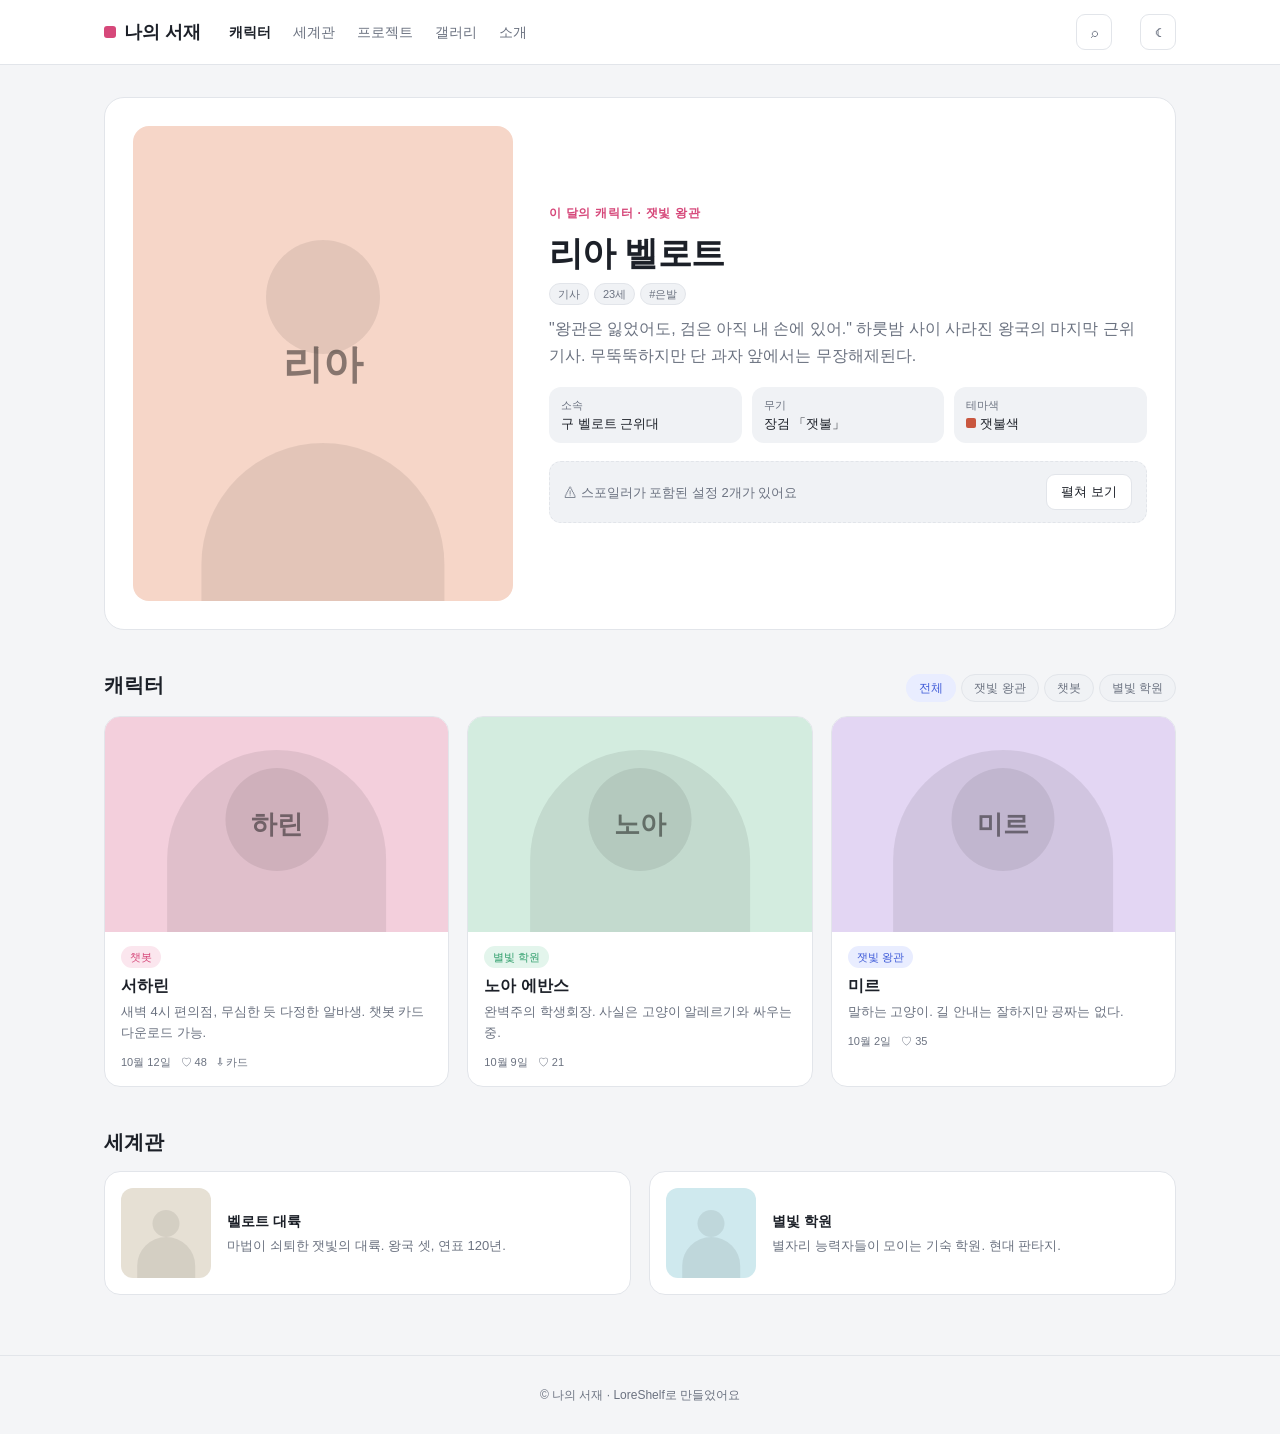
<file: docs/planning/mockups/blog.html>
<!doctype html>
<html lang="ko">
<head>
<meta charset="utf-8">
<meta name="viewport" content="width=device-width, initial-scale=1">
<title>나의 서재 · 공개 블로그</title>
<link rel="stylesheet" href="style.css">
<style>
  body { --wrap: 1120px; }
  .bnav { background: var(--surface); border-bottom: 1px solid var(--line); position: sticky; top: 0; z-index: 5; }
  .bnav .in { max-width: var(--wrap); margin: 0 auto; padding: 14px 24px; display: flex; align-items: center; gap: 28px; }
  .logo { font-weight: 800; font-size: 18px; display: flex; align-items: center; gap: 8px; }
  .logo i { width: 12px; height: 12px; border-radius: 3px; background: var(--rose); display: inline-block; }
  .links { display: flex; gap: 22px; color: var(--muted); }
  .links a.on { color: var(--text); font-weight: 700; }
  .bnav .sp { flex: 1; }
  .wrap { max-width: var(--wrap); margin: 0 auto; padding: 32px 24px 60px; }
  .feature { display: grid; grid-template-columns: 380px 1fr; gap: 36px; align-items: center; background: var(--surface); border: 1px solid var(--line); border-radius: 20px; padding: 28px; }
  .feature .pt { aspect-ratio: 4/5; font-size: 40px; border-radius: 16px; }
  .eyebrow { color: var(--rose); font-size: 12px; font-weight: 700; letter-spacing: .06em; }
  .feature h1 { font-size: 34px; margin: 6px 0 4px; }
  .feature .lead { font-size: 16px; color: var(--muted); margin: 10px 0 18px; line-height: 1.7; }
  .facts { display: grid; grid-template-columns: repeat(3, 1fr); gap: 10px; margin-bottom: 18px; }
  .facts div { background: var(--surface2); border-radius: 12px; padding: 10px 12px; font-size: 13px; }
  .facts small { display: block; color: var(--muted); font-size: 11px; }
  .spoiler { background: var(--surface2); border: 1px dashed var(--line); border-radius: 12px; padding: 12px 14px; font-size: 13px; color: var(--muted); display: flex; justify-content: space-between; align-items: center; gap: 10px; }
  .h { display: flex; justify-content: space-between; align-items: baseline; margin: 40px 0 14px; }
  .h h2 { font-size: 20px; }
  .h .chips .chip { font-size: 12px; padding: 4px 12px; }
  .posts { display: grid; grid-template-columns: repeat(3, 1fr); gap: 18px; }
  .post { background: var(--surface); border: 1px solid var(--line); border-radius: 16px; overflow: hidden; }
  .post .pt { aspect-ratio: 16/10; border-radius: 0; font-size: 26px; }
  .post .bd { padding: 14px 16px 16px; }
  .post b { display: block; font-size: 16px; margin: 6px 0 4px; }
  .post p { margin: 0; font-size: 13px; color: var(--muted); line-height: 1.6; }
  .post .meta { margin-top: 10px; font-size: 11px; color: var(--muted); display: flex; gap: 10px; }
  .worlds { display: grid; grid-template-columns: repeat(2, 1fr); gap: 18px; }
  .world { display: flex; gap: 16px; align-items: center; background: var(--surface); border: 1px solid var(--line); border-radius: 16px; padding: 16px; }
  .world .pt { width: 90px; height: 90px; flex: none; font-size: 0; }
  .world p { margin: 4px 0 0; color: var(--muted); font-size: 13px; }
  footer { text-align: center; color: var(--muted); font-size: 12px; padding: 30px 0; border-top: 1px solid var(--line); }
  @media (max-width: 900px) {
    .feature { grid-template-columns: 1fr; }
    .feature .pt { aspect-ratio: 16/11; }
    .posts { grid-template-columns: 1fr 1fr; }
    .worlds { grid-template-columns: 1fr; }
  }
  @media (max-width: 560px) {
    .bnav .in { padding: 12px 16px; gap: 12px; }
    .links { display: none; }
    .wrap { padding: 16px 16px 40px; }
    .feature { padding: 14px; gap: 16px; border-radius: 16px; }
    .feature h1 { font-size: 26px; }
    .feature .lead { font-size: 14px; }
    .facts { grid-template-columns: repeat(3, 1fr); gap: 6px; }
    .posts { grid-template-columns: 1fr; }
    .h { margin-top: 28px; }
    .h .chips { display: none; }
  }
</style>
</head>
<body>
<header class="bnav"><div class="in">
  <div class="logo"><i></i>나의 서재</div>
  <nav class="links"><a class="on">캐릭터</a><a>세계관</a><a>프로젝트</a><a>갤러리</a><a>소개</a></nav>
  <div class="sp"></div>
  <div class="icon-btn">⌕</div>
  <div class="icon-btn">☾</div>
</div></header>

<div class="wrap">
  <section class="feature">
    <div class="pt c1">리아</div>
    <div>
      <div class="eyebrow">이 달의 캐릭터 · 잿빛 왕관</div>
      <h1>리아 벨로트</h1>
      <div class="chips"><span class="chip">기사</span><span class="chip">23세</span><span class="chip">#은발</span></div>
      <p class="lead">"왕관은 잃었어도, 검은 아직 내 손에 있어." 하룻밤 사이 사라진 왕국의 마지막 근위 기사. 무뚝뚝하지만 단 과자 앞에서는 무장해제된다.</p>
      <div class="facts">
        <div><small>소속</small>구 벨로트 근위대</div>
        <div><small>무기</small>장검 「잿불」</div>
        <div><small>테마색</small><span class="swatch" style="display:inline-block;width:10px;height:10px;border-radius:2px;background:#c9573f"></span> 잿불색</div>
      </div>
      <div class="spoiler"><span>⚠ 스포일러가 포함된 설정 2개가 있어요</span><button class="btn">펼쳐 보기</button></div>
    </div>
  </section>

  <div class="h"><h2>캐릭터</h2><div class="chips"><span class="chip a">전체</span><span class="chip">잿빛 왕관</span><span class="chip">챗봇</span><span class="chip">별빛 학원</span></div></div>
  <div class="posts">
    <article class="post"><div class="pt c6">하린</div><div class="bd"><span class="chip rose">챗봇</span><b>서하린</b><p>새벽 4시 편의점, 무심한 듯 다정한 알바생. 챗봇 카드 다운로드 가능.</p><div class="meta"><span>10월 12일</span><span>♡ 48</span><span>⇩ 카드</span></div></div></article>
    <article class="post"><div class="pt c4">노아</div><div class="bd"><span class="chip ok">별빛 학원</span><b>노아 에반스</b><p>완벽주의 학생회장. 사실은 고양이 알레르기와 싸우는 중.</p><div class="meta"><span>10월 9일</span><span>♡ 21</span></div></div></article>
    <article class="post"><div class="pt c3">미르</div><div class="bd"><span class="chip a">잿빛 왕관</span><b>미르</b><p>말하는 고양이. 길 안내는 잘하지만 공짜는 없다.</p><div class="meta"><span>10월 2일</span><span>♡ 35</span></div></div></article>
  </div>

  <div class="h"><h2>세계관</h2></div>
  <div class="worlds">
    <div class="world"><div class="pt c8"></div><div><b>벨로트 대륙</b><p>마법이 쇠퇴한 잿빛의 대륙. 왕국 셋, 연표 120년.</p></div></div>
    <div class="world"><div class="pt c7"></div><div><b>별빛 학원</b><p>별자리 능력자들이 모이는 기숙 학원. 현대 판타지.</p></div></div>
  </div>
</div>
<footer>© 나의 서재 · LoreShelf로 만들었어요</footer>
<script>if (location.search.includes('dark')) document.documentElement.classList.add('dark');</script>
</body>
</html>
</file>
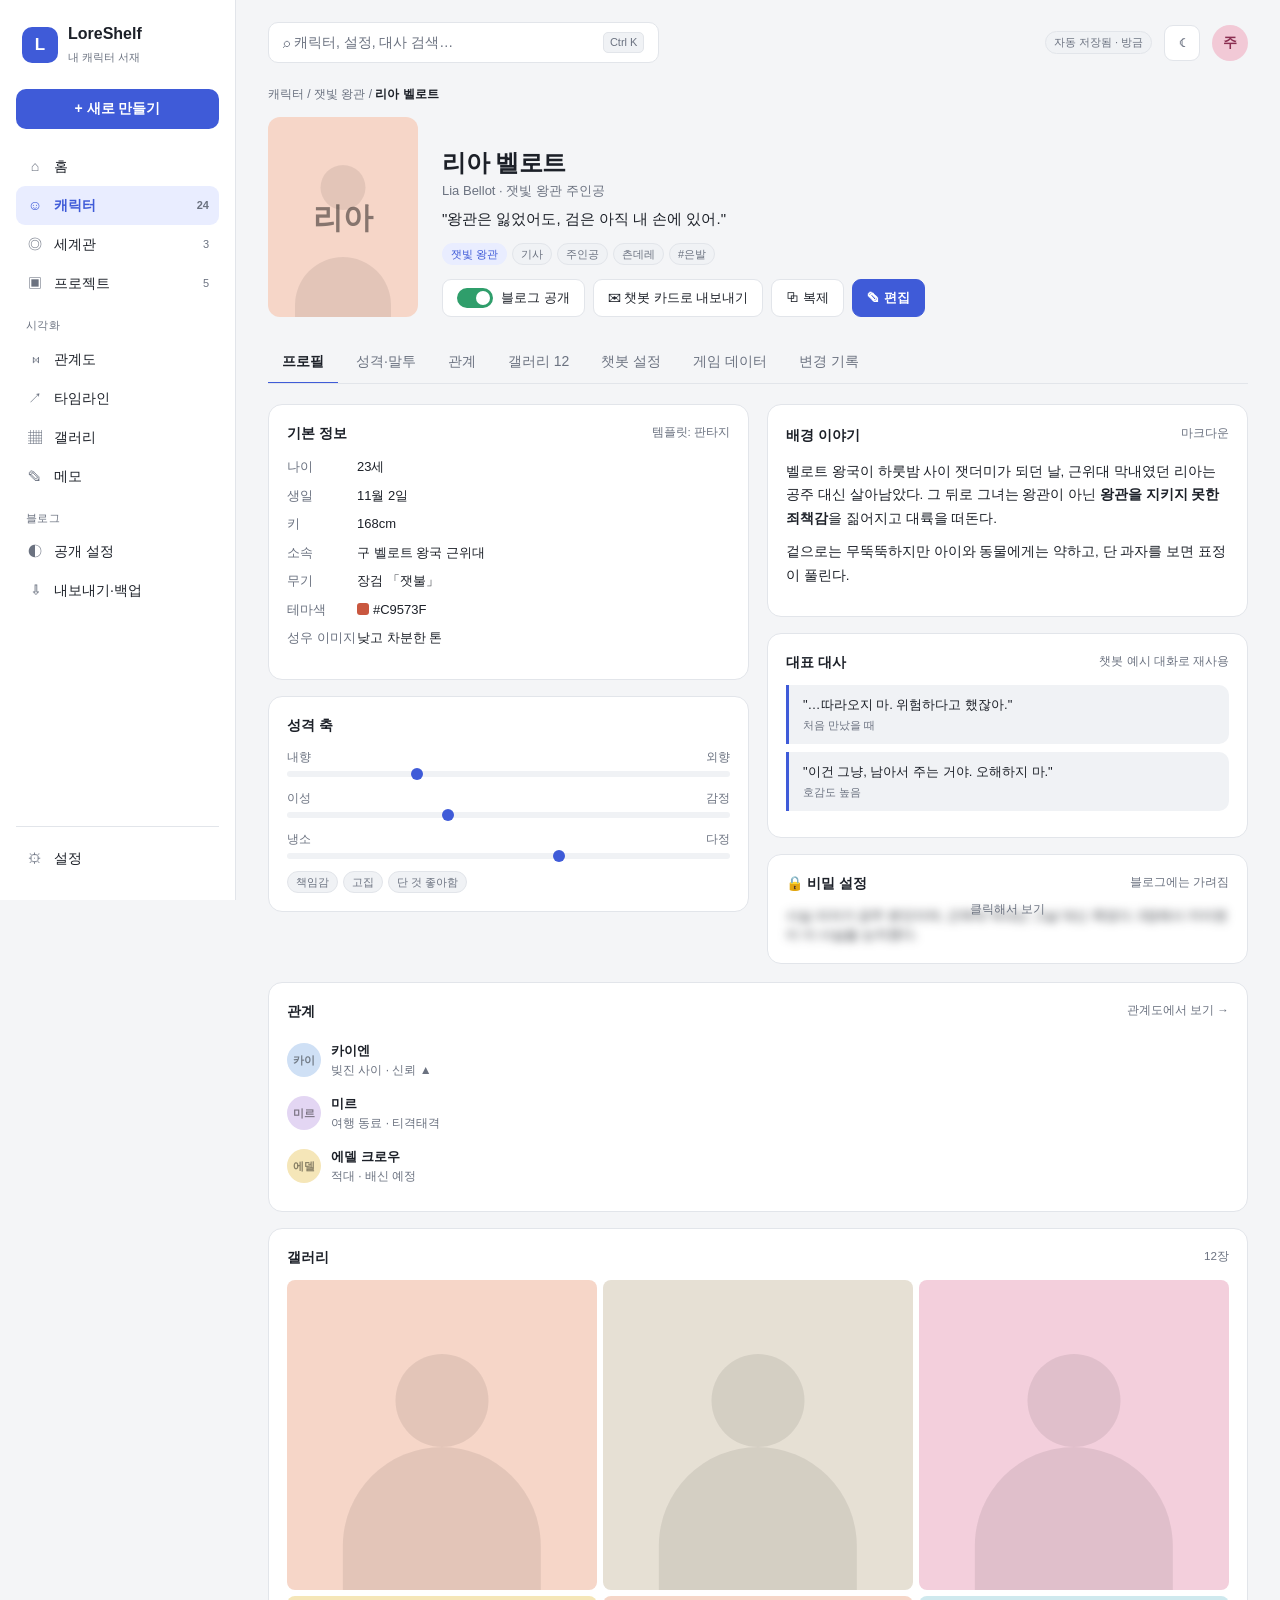
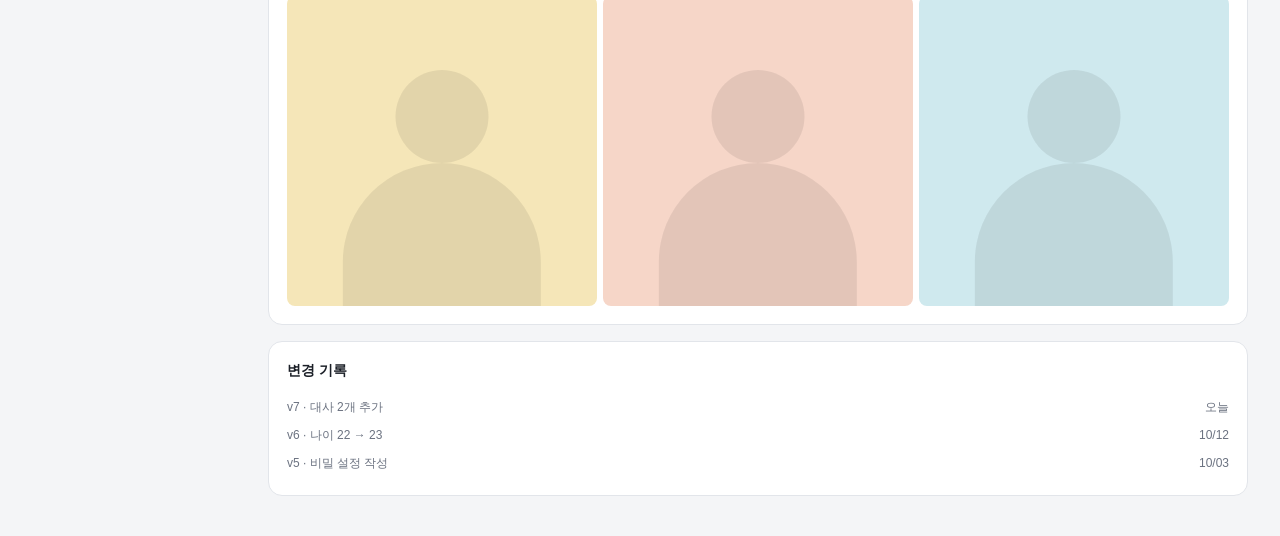
<file: docs/planning/mockups/character.html>
<!doctype html>
<html lang="ko">
<head>
<meta charset="utf-8">
<meta name="viewport" content="width=device-width, initial-scale=1">
<title>LoreShelf · 리아 벨로트</title>
<link rel="stylesheet" href="style.css">
<style>
  .crumb { color: var(--muted); font-size: 12px; margin-bottom: 14px; }
  .hero { display: flex; gap: 24px; align-items: flex-end; }
  .hero .pt { width: 150px; aspect-ratio: 3/4; font-size: 30px; flex: none; }
  .hero .info { flex: 1; min-width: 0; }
  .hero .en { color: var(--muted); font-size: 13px; }
  .hero .one { font-size: 15px; margin: 8px 0 12px; }
  .hero .acts { display: flex; gap: 8px; flex-wrap: wrap; }
  .toggle { display: inline-flex; align-items: center; gap: 8px; font-size: 13px; }
  .sw { width: 36px; height: 20px; border-radius: 10px; background: var(--ok); position: relative; }
  .sw::after { content: ""; position: absolute; right: 3px; top: 3px; width: 14px; height: 14px; border-radius: 50%; background: #fff; }
  .tabs { display: flex; gap: 4px; border-bottom: 1px solid var(--line); margin: 24px 0 20px; overflow-x: auto; }
  .tabs a { padding: 10px 14px; font-size: 14px; color: var(--muted); white-space: nowrap; border-bottom: 2px solid transparent; margin-bottom: -1px; }
  .tabs a.on { color: var(--text); font-weight: 700; border-color: var(--accent); }
  .cols { display: grid; grid-template-columns: 300px 1fr 320px; gap: 18px; align-items: start; }
  .card h3 { font-size: 14px; margin: 0 0 12px; display: flex; justify-content: space-between; }
  .card h3 small { color: var(--muted); font-weight: 400; }
  .kv { display: grid; grid-template-columns: 70px 1fr; row-gap: 9px; font-size: 13px; }
  .kv dt { color: var(--muted); }
  .kv dd { margin: 0; }
  .swatch { display: inline-block; width: 12px; height: 12px; border-radius: 3px; vertical-align: -1px; margin-right: 4px; }
  .trait { margin-bottom: 12px; font-size: 12px; }
  .trait .row { display: flex; justify-content: space-between; color: var(--muted); }
  .trait .track { height: 6px; border-radius: 3px; background: var(--surface2); position: relative; margin-top: 5px; }
  .trait .track i { position: absolute; top: -3px; width: 12px; height: 12px; border-radius: 50%; background: var(--accent); }
  .quote { border-left: 3px solid var(--accent); background: var(--surface2); padding: 10px 14px; border-radius: 0 10px 10px 0; margin-bottom: 8px; font-size: 13px; }
  .quote small { display: block; color: var(--muted); font-size: 11px; margin-top: 3px; }
  .rel { display: flex; align-items: center; gap: 10px; padding: 7px 0; font-size: 13px; }
  .rel .pt { width: 34px; height: 34px; border-radius: 50%; font-size: 11px; flex: none; }
  .rel .pt::before, .rel .pt::after { display: none; }
  .rel b { display: block; font-size: 13px; }
  .rel span { color: var(--muted); font-size: 12px; }
  .gal { display: grid; grid-template-columns: repeat(3, 1fr); gap: 6px; }
  .gal .pt { aspect-ratio: 1; font-size: 0; border-radius: 8px; }
  .secret { position: relative; }
  .secret p { filter: blur(5px); margin: 0; font-size: 13px; user-select: none; }
  .secret .veil { position: absolute; inset: 0; display: grid; place-items: center; font-size: 12px; color: var(--muted); }
  .prose { font-size: 13.5px; line-height: 1.75; }
  .prose p { margin: 0 0 10px; }
  .ver { display: flex; justify-content: space-between; font-size: 12px; color: var(--muted); padding: 5px 0; }
  @media (max-width: 1300px) { .cols { grid-template-columns: 1fr 1fr; } .cols .col3 { grid-column: 1 / -1; } }
  @media (max-width: 760px) {
    .hero { flex-direction: column; align-items: center; text-align: center; gap: 14px; }
    .hero .pt { width: 140px; }
    .hero .chips, .hero .acts { justify-content: center; }
    .cols { grid-template-columns: 1fr; gap: 12px; }
    .tabs { margin: 18px -16px 14px; padding: 0 16px; }
  }
</style>
</head>
<body data-nav="캐릭터">
<div class="app">
  <main class="main">
    <div class="top">
      <div class="m-only icon-btn">←</div>
      <div class="search d-only">⌕ 캐릭터, 설정, 대사 검색… <kbd>Ctrl K</kbd></div>
      <div class="sp"></div>
      <span class="chip d-only">자동 저장됨 · 방금</span>
      <div class="icon-btn">☾</div>
      <div class="m-only icon-btn">⋯</div>
      <div class="avatar-me d-only">주</div>
    </div>
    <div class="crumb d-only">캐릭터 / 잿빛 왕관 / <b style="color:var(--text)">리아 벨로트</b></div>

    <div class="hero">
      <div class="pt c1">리아</div>
      <div class="info">
        <h1>리아 벨로트</h1>
        <div class="en">Lia Bellot · 잿빛 왕관 주인공</div>
        <div class="one">"왕관은 잃었어도, 검은 아직 내 손에 있어."</div>
        <div class="chips" style="margin-bottom:14px"><span class="chip a">잿빛 왕관</span><span class="chip">기사</span><span class="chip">주인공</span><span class="chip">츤데레</span><span class="chip">#은발</span></div>
        <div class="acts">
          <span class="toggle btn"><span class="sw"></span>블로그 공개</span>
          <button class="btn">✉ 챗봇 카드로 내보내기</button>
          <button class="btn d-only">⧉ 복제</button>
          <button class="btn pri">✎ 편집</button>
        </div>
      </div>
    </div>

    <div class="tabs">
      <a class="on">프로필</a><a>성격·말투</a><a>관계</a><a>갤러리 12</a><a>챗봇 설정</a><a>게임 데이터</a><a>변경 기록</a>
    </div>

    <div class="cols">
      <div class="grid">
        <div class="card">
          <h3>기본 정보 <small>템플릿: 판타지</small></h3>
          <dl class="kv">
            <dt>나이</dt><dd>23세</dd>
            <dt>생일</dt><dd>11월 2일</dd>
            <dt>키</dt><dd>168cm</dd>
            <dt>소속</dt><dd>구 벨로트 왕국 근위대</dd>
            <dt>무기</dt><dd>장검 「잿불」</dd>
            <dt>테마색</dt><dd><span class="swatch" style="background:#c9573f"></span>#C9573F</dd>
            <dt>성우 이미지</dt><dd>낮고 차분한 톤</dd>
          </dl>
        </div>
        <div class="card">
          <h3>성격 축</h3>
          <div class="trait"><div class="row"><span>내향</span><span>외향</span></div><div class="track"><i style="left:28%"></i></div></div>
          <div class="trait"><div class="row"><span>이성</span><span>감정</span></div><div class="track"><i style="left:35%"></i></div></div>
          <div class="trait"><div class="row"><span>냉소</span><span>다정</span></div><div class="track"><i style="left:60%"></i></div></div>
          <div class="chips"><span class="chip">책임감</span><span class="chip">고집</span><span class="chip">단 것 좋아함</span></div>
        </div>
      </div>

      <div class="grid">
        <div class="card prose">
          <h3>배경 이야기 <small>마크다운</small></h3>
          <p>벨로트 왕국이 하룻밤 사이 잿더미가 되던 날, 근위대 막내였던 리아는 공주 대신 살아남았다. 그 뒤로 그녀는 왕관이 아닌 <b>왕관을 지키지 못한 죄책감</b>을 짊어지고 대륙을 떠돈다.</p>
          <p>겉으로는 무뚝뚝하지만 아이와 동물에게는 약하고, 단 과자를 보면 표정이 풀린다.</p>
        </div>
        <div class="card">
          <h3>대표 대사 <small>챗봇 예시 대화로 재사용</small></h3>
          <div class="quote">"…따라오지 마. 위험하다고 했잖아."<small>처음 만났을 때</small></div>
          <div class="quote">"이건 그냥, 남아서 주는 거야. 오해하지 마."<small>호감도 높음</small></div>
        </div>
        <div class="card secret">
          <h3>🔒 비밀 설정 <small>블로그에는 가려짐</small></h3>
          <p>사실 리아가 공주 본인이며, 근위대 막내는 그날 대신 죽었다. 3장에서 카이엔이 이 사실을 눈치챈다.</p>
          <div class="veil">클릭해서 보기</div>
        </div>
      </div>

      <div class="grid col3">
        <div class="card">
          <h3>관계 <small>관계도에서 보기 →</small></h3>
          <div class="rel"><div class="pt c2">카이</div><div><b>카이엔</b><span>빚진 사이 · 신뢰 ▲</span></div></div>
          <div class="rel"><div class="pt c3">미르</div><div><b>미르</b><span>여행 동료 · 티격태격</span></div></div>
          <div class="rel"><div class="pt c5">에델</div><div><b>에델 크로우</b><span>적대 · 배신 예정</span></div></div>
        </div>
        <div class="card">
          <h3>갤러리 <small>12장</small></h3>
          <div class="gal"><div class="pt c1"></div><div class="pt c8"></div><div class="pt c6"></div><div class="pt c5"></div><div class="pt c1"></div><div class="pt c7"></div></div>
        </div>
        <div class="card d-only">
          <h3>변경 기록</h3>
          <div class="ver"><span>v7 · 대사 2개 추가</span><span>오늘</span></div>
          <div class="ver"><span>v6 · 나이 22 → 23</span><span>10/12</span></div>
          <div class="ver"><span>v5 · 비밀 설정 작성</span><span>10/03</span></div>
        </div>
      </div>
    </div>
  </main>
</div>
<script src="shell.js"></script>
</body>
</html>
</file>
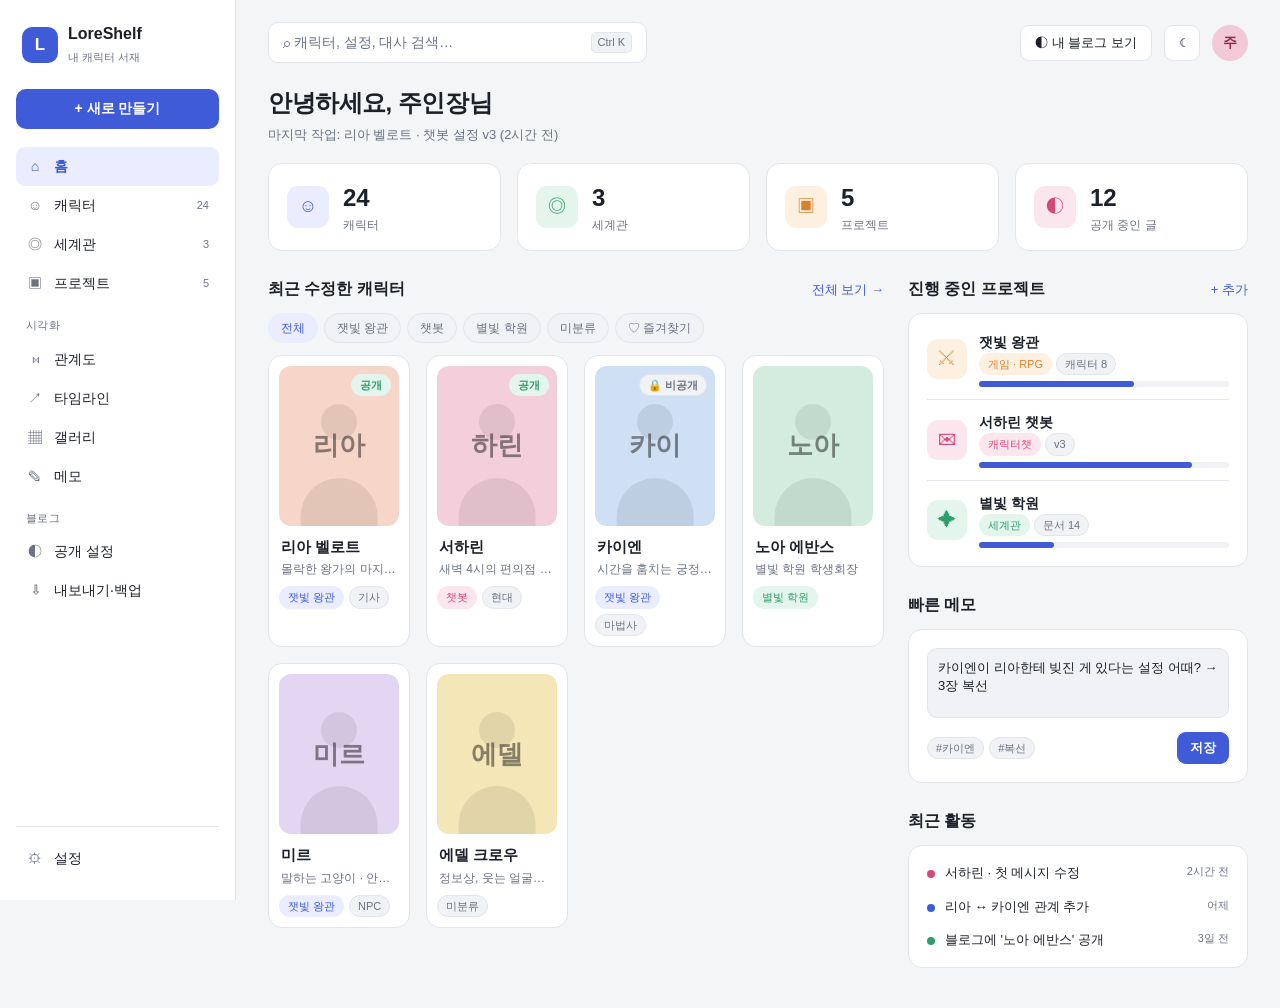
<file: docs/planning/mockups/home.html>
<!doctype html>
<html lang="ko">
<head>
<meta charset="utf-8">
<meta name="viewport" content="width=device-width, initial-scale=1">
<title>LoreShelf · 홈</title>
<link rel="stylesheet" href="style.css">
<style>
  .stats { grid-template-columns: repeat(4, 1fr); }
  .stat { display: flex; align-items: center; gap: 14px; padding: 16px 18px; }
  .stat .n { font-size: 24px; font-weight: 800; }
  .stat .l { color: var(--muted); font-size: 12px; }
  .stat .sq { width: 42px; height: 42px; border-radius: 11px; display: grid; place-items: center; font-size: 18px; }
  .layout { display: grid; grid-template-columns: 1fr 340px; gap: 24px; }
  .chars { grid-template-columns: repeat(auto-fill, minmax(140px, 1fr)); }
  .ch { padding: 10px; }
  .ch .pt { aspect-ratio: 3/4; font-size: 26px; }
  .ch .pt .lock { position: absolute; top: 8px; right: 8px; z-index: 2; }
  .ch b { display: block; margin: 10px 2px 0; font-size: 15px; }
  .ch p { margin: 2px 2px 8px; color: var(--muted); font-size: 12px; white-space: nowrap; overflow: hidden; text-overflow: ellipsis; }
  .proj { display: flex; gap: 12px; align-items: center; padding: 12px 0; border-bottom: 1px solid var(--line); }
  .proj:last-child { border-bottom: 0; }
  .proj .ico { width: 40px; height: 40px; border-radius: 10px; display: grid; place-items: center; font-size: 18px; flex: none; }
  .proj .meta { flex: 1; min-width: 0; }
  .proj .meta b { display: block; font-size: 14px; }
  .bar { height: 6px; border-radius: 3px; background: var(--surface2); margin-top: 6px; }
  .bar i { display: block; height: 100%; border-radius: 3px; background: var(--accent); }
  .memo textarea {
    width: 100%; height: 70px; border: 1px solid var(--line); background: var(--surface2); color: var(--text);
    border-radius: 10px; padding: 10px; font-family: inherit; font-size: 13px; resize: none;
  }
  .act { display: flex; gap: 10px; font-size: 13px; padding: 7px 0; }
  .act .dot { width: 8px; height: 8px; border-radius: 50%; margin-top: 7px; flex: none; }
  .act time { color: var(--muted); font-size: 11px; margin-left: auto; white-space: nowrap; }
  .filters { display: flex; gap: 6px; flex-wrap: wrap; }
  .filters .chip { font-size: 12px; padding: 5px 12px; }
  @media (max-width: 1100px) { .layout { grid-template-columns: 1fr; } }
  @media (max-width: 760px) {
    .stats { grid-template-columns: repeat(2, 1fr); gap: 10px; }
    .stat { padding: 12px; gap: 10px; }
    .stat .sq { width: 34px; height: 34px; font-size: 15px; }
    .stat .n { font-size: 19px; }
    .chars { grid-template-columns: repeat(2, 1fr); gap: 10px; }
    .chars .ch:nth-child(n+5) { display: none; }
    .filters { flex-wrap: nowrap; overflow-x: auto; }
    .sec-head { margin-top: 20px; }
  }
</style>
</head>
<body>
<div class="app">
  <aside class="side">
    <div class="brand"><div class="brand-mark">L</div><div><b>LoreShelf</b><small>내 캐릭터 서재</small></div></div>
    <button class="new-btn">+ <span>새로 만들기</span></button>
    <nav class="nav">
      <a class="on"><span class="ic">⌂</span><span>홈</span></a>
      <a><span class="ic">☺</span><span>캐릭터</span><span class="cnt">24</span></a>
      <a><span class="ic">◎</span><span>세계관</span><span class="cnt">3</span></a>
      <a><span class="ic">▣</span><span>프로젝트</span><span class="cnt">5</span></a>
      <div class="nav-label">시각화</div>
      <a><span class="ic">⋈</span><span>관계도</span></a>
      <a><span class="ic">↗</span><span>타임라인</span></a>
      <a><span class="ic">▦</span><span>갤러리</span></a>
      <a><span class="ic">✎</span><span>메모</span></a>
      <div class="nav-label">블로그</div>
      <a><span class="ic">◐</span><span>공개 설정</span></a>
      <a><span class="ic">⇩</span><span>내보내기·백업</span></a>
    </nav>
    <div class="side-foot nav"><a><span class="ic">⚙</span><span>설정</span></a></div>
  </aside>

  <main class="main">
    <div class="top">
      <div class="m-only brand-mark">L</div>
      <div class="search">⌕ 캐릭터, 설정, 대사 검색… <kbd class="d-only">Ctrl K</kbd></div>
      <div class="sp"></div>
      <button class="btn d-only">◐ 내 블로그 보기</button>
      <div class="icon-btn">☾</div>
      <div class="avatar-me">주</div>
    </div>

    <h1>안녕하세요, 주인장님</h1>
    <div class="sub">마지막 작업: 리아 벨로트 · 챗봇 설정 v3 (2시간 전)</div>

    <div class="grid stats" style="margin-top:18px">
      <div class="card stat"><div class="sq" style="background:var(--accent-soft);color:var(--accent)">☺</div><div><div class="n">24</div><div class="l">캐릭터</div></div></div>
      <div class="card stat"><div class="sq" style="background:var(--ok-soft);color:var(--ok)">◎</div><div><div class="n">3</div><div class="l">세계관</div></div></div>
      <div class="card stat"><div class="sq" style="background:var(--warn-soft);color:var(--warn)">▣</div><div><div class="n">5</div><div class="l">프로젝트</div></div></div>
      <div class="card stat"><div class="sq" style="background:var(--rose-soft);color:var(--rose)">◐</div><div><div class="n">12</div><div class="l">공개 중인 글</div></div></div>
    </div>

    <div class="layout">
      <section>
        <div class="sec-head"><h2>최근 수정한 캐릭터</h2><a>전체 보기 →</a></div>
        <div class="filters" style="margin-bottom:12px">
          <span class="chip a">전체</span><span class="chip">잿빛 왕관</span><span class="chip">챗봇</span><span class="chip">별빛 학원</span><span class="chip">미분류</span><span class="chip">♡ 즐겨찾기</span>
        </div>
        <div class="grid chars">
          <div class="card ch"><div class="pt c1">리아<span class="chip ok lock">공개</span></div><b>리아 벨로트</b><p>몰락한 왕가의 마지막 기사</p><div class="chips"><span class="chip a">잿빛 왕관</span><span class="chip">기사</span></div></div>
          <div class="card ch"><div class="pt c6">하린<span class="chip ok lock">공개</span></div><b>서하린</b><p>새벽 4시의 편의점 알바생</p><div class="chips"><span class="chip rose">챗봇</span><span class="chip">현대</span></div></div>
          <div class="card ch"><div class="pt c2">카이<span class="chip lock">🔒 비공개</span></div><b>카이엔</b><p>시간을 훔치는 궁정 마법사</p><div class="chips"><span class="chip a">잿빛 왕관</span><span class="chip">마법사</span></div></div>
          <div class="card ch"><div class="pt c4">노아</div><b>노아 에반스</b><p>별빛 학원 학생회장</p><div class="chips"><span class="chip ok">별빛 학원</span></div></div>
          <div class="card ch"><div class="pt c3">미르</div><b>미르</b><p>말하는 고양이 · 안내 NPC</p><div class="chips"><span class="chip a">잿빛 왕관</span><span class="chip">NPC</span></div></div>
          <div class="card ch"><div class="pt c5">에델</div><b>에델 크로우</b><p>정보상, 웃는 얼굴의 배신자</p><div class="chips"><span class="chip">미분류</span></div></div>
        </div>
      </section>

      <section>
        <div class="sec-head"><h2>진행 중인 프로젝트</h2><a>+ 추가</a></div>
        <div class="card" style="padding:6px 18px">
          <div class="proj"><div class="ico" style="background:var(--warn-soft);color:var(--warn)">⚔</div><div class="meta"><b>잿빛 왕관</b><span class="chip warn">게임 · RPG</span> <span class="chip">캐릭터 8</span><div class="bar"><i style="width:62%"></i></div></div></div>
          <div class="proj"><div class="ico" style="background:var(--rose-soft);color:var(--rose)">✉</div><div class="meta"><b>서하린 챗봇</b><span class="chip rose">캐릭터챗</span> <span class="chip">v3</span><div class="bar"><i style="width:85%"></i></div></div></div>
          <div class="proj"><div class="ico" style="background:var(--ok-soft);color:var(--ok)">✦</div><div class="meta"><b>별빛 학원</b><span class="chip ok">세계관</span> <span class="chip">문서 14</span><div class="bar"><i style="width:30%"></i></div></div></div>
        </div>

        <div class="sec-head"><h2>빠른 메모</h2></div>
        <div class="card memo">
          <textarea>카이엔이 리아한테 빚진 게 있다는 설정 어때? → 3장 복선</textarea>
          <div style="display:flex;justify-content:space-between;align-items:center;margin-top:8px">
            <div class="chips"><span class="chip">#카이엔</span><span class="chip">#복선</span></div>
            <button class="btn pri" style="padding:6px 12px">저장</button>
          </div>
        </div>

        <div class="sec-head d-only"><h2>최근 활동</h2></div>
        <div class="card d-only" style="padding:10px 18px">
          <div class="act"><span class="dot" style="background:var(--rose)"></span>서하린 · 첫 메시지 수정<time>2시간 전</time></div>
          <div class="act"><span class="dot" style="background:var(--accent)"></span>리아 ↔ 카이엔 관계 추가<time>어제</time></div>
          <div class="act"><span class="dot" style="background:var(--ok)"></span>블로그에 '노아 에반스' 공개<time>3일 전</time></div>
        </div>
      </section>
    </div>
  </main>
</div>

<nav class="tabbar">
  <a class="on"><span class="ic">⌂</span>홈</a>
  <a><span class="ic">☺</span>캐릭터</a>
  <a><span class="fab">+</span></a>
  <a><span class="ic">▣</span>프로젝트</a>
  <a><span class="ic">≡</span>더보기</a>
</nav>
<script>if (location.search.includes('dark')) document.documentElement.classList.add('dark');</script>
</body>
</html>
</file>
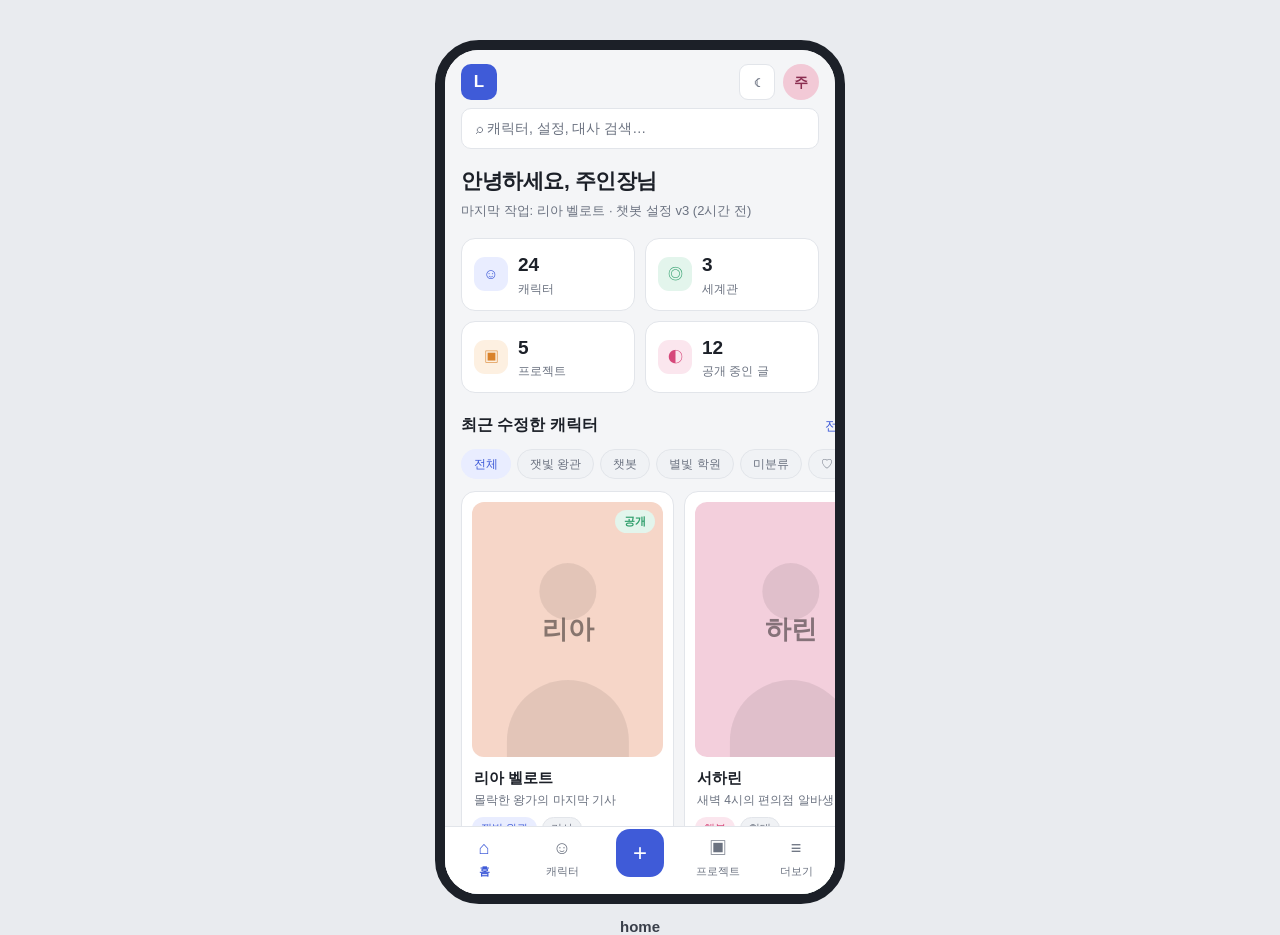
<file: docs/planning/mockups/phone.html>
<!doctype html>
<html lang="ko"><head><meta charset="utf-8"><title>모바일 미리보기</title>
<style>
  body { margin: 0; background: #e9ebef; font-family: 'Malgun Gothic', sans-serif; display: flex; gap: 48px;
         justify-content: center; align-items: flex-start; padding: 40px 40px 0; }
  .ph { text-align: center; }
  .frame { width: 390px; height: 844px; border-radius: 44px; border: 10px solid #1c2028; overflow: hidden; background: #fff; }
  iframe { width: 390px; height: 844px; border: 0; display: block; }
  p { margin: 14px 0 0; font-size: 15px; font-weight: 700; color: #3a3f4a; }
</style></head><body>
<script>
  const q = new URLSearchParams(location.search);
  (q.get('p') || 'home').split(',').forEach(s => {
    const [page, label, mode] = s.split(':');
    document.write(`<div class="ph"><div class="frame"><iframe src="${page}.html${mode ? '?' + mode : ''}"></iframe></div><p>${decodeURIComponent(label || page)}</p></div>`);
  });
</script>
</body></html>
</file>
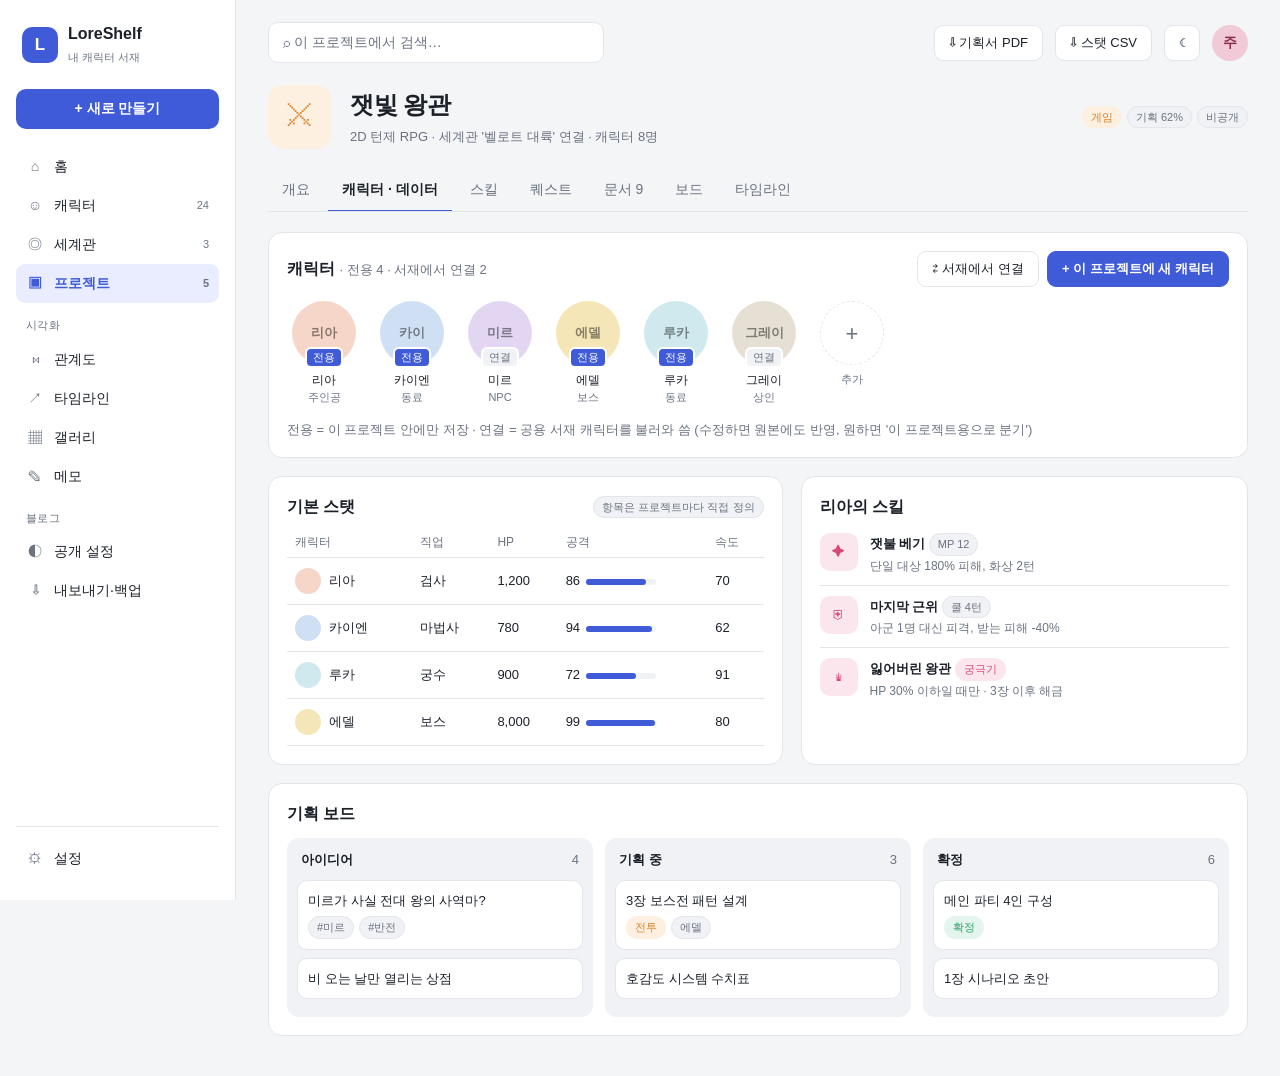
<file: docs/planning/mockups/project.html>
<!doctype html>
<html lang="ko">
<head>
<meta charset="utf-8">
<meta name="viewport" content="width=device-width, initial-scale=1">
<title>LoreShelf · 잿빛 왕관</title>
<link rel="stylesheet" href="style.css">
<style>
  .phead { display: flex; gap: 18px; align-items: center; flex-wrap: wrap; }
  .cover { width: 64px; height: 64px; border-radius: 16px; background: var(--warn-soft); color: var(--warn); display: grid; place-items: center; font-size: 28px; }
  .phead .sp { flex: 1; }
  .tabs { display: flex; gap: 4px; border-bottom: 1px solid var(--line); margin: 20px 0 20px; overflow-x: auto; }
  .tabs a { padding: 10px 14px; color: var(--muted); white-space: nowrap; border-bottom: 2px solid transparent; margin-bottom: -1px; }
  .tabs a.on { color: var(--text); font-weight: 700; border-color: var(--accent); }
  .cast { display: flex; gap: 14px; overflow-x: auto; padding-bottom: 4px; }
  .cast .m { text-align: center; font-size: 12px; flex: none; width: 74px; }
  .cast .pt { width: 64px; height: 64px; border-radius: 50%; margin: 0 auto 6px; font-size: 13px; }
  .cast .pt::before, .cast .pt::after { display: none; }
  .cast .m span { color: var(--muted); display: block; font-size: 11px; }
  .cast .add { width: 64px; height: 64px; border-radius: 50%; border: 1.5px dashed var(--line); display: grid; place-items: center; color: var(--muted); font-size: 22px; margin: 0 auto 6px; }
  .cast .m { position: relative; }
  .cast .own { position: absolute; top: 46px; left: 50%; transform: translateX(-50%); font-size: 9.5px; padding: 0 6px; border-radius: 6px; white-space: nowrap; border: 2px solid var(--surface); }
  .cast .own.p { background: var(--accent); color: #fff; }
  .cast .own.l { background: var(--surface2); color: var(--muted); }
  .cast-h { display: flex; justify-content: space-between; align-items: center; gap: 10px; flex-wrap: wrap; margin-bottom: 14px; }
  .row2 { display: grid; grid-template-columns: 1.15fr 1fr; gap: 18px; margin-top: 18px; }
  table { width: 100%; border-collapse: collapse; font-size: 13px; }
  th { text-align: left; font-weight: 400; color: var(--muted); font-size: 12px; padding: 6px 8px; border-bottom: 1px solid var(--line); }
  td { padding: 10px 8px; border-bottom: 1px solid var(--line); }
  td.num { font-variant-numeric: tabular-nums; }
  .mini { display: inline-block; width: 70px; height: 6px; border-radius: 3px; background: var(--surface2); vertical-align: middle; margin-left: 6px; }
  .mini i { display: block; height: 100%; border-radius: 3px; background: var(--accent); }
  .who { display: flex; align-items: center; gap: 8px; }
  .who .pt { width: 26px; height: 26px; border-radius: 50%; font-size: 0; }
  .who .pt::before, .who .pt::after { display: none; }
  .kanban { display: grid; grid-template-columns: repeat(3, 1fr); gap: 12px; }
  .col { background: var(--surface2); border-radius: 12px; padding: 10px; }
  .col h4 { margin: 2px 4px 10px; font-size: 13px; display: flex; justify-content: space-between; }
  .col h4 span { color: var(--muted); font-weight: 400; }
  .tk { background: var(--surface); border: 1px solid var(--line); border-radius: 10px; padding: 10px; margin-bottom: 8px; font-size: 13px; }
  .tk .chips { margin-top: 6px; }
  .skill { display: flex; gap: 12px; padding: 10px 0; border-bottom: 1px solid var(--line); font-size: 13px; }
  .skill:last-child { border: 0; }
  .skill .ico { width: 38px; height: 38px; border-radius: 10px; background: var(--rose-soft); color: var(--rose); display: grid; place-items: center; flex: none; }
  .skill .sub { margin-top: 1px; font-size: 12px; }
  @media (max-width: 1200px) { .row2 { grid-template-columns: 1fr; } }
  @media (max-width: 760px) {
    .kanban { grid-template-columns: 85% 85% 85%; overflow-x: auto; }
    .hide-m { display: none; }
    .cover { width: 52px; height: 52px; font-size: 22px; }
    .tabs { margin: 16px -16px 14px; padding: 0 16px; }
  }
</style>
</head>
<body data-nav="프로젝트">
<div class="app">
  <main class="main">
    <div class="top">
      <div class="m-only icon-btn">←</div>
      <div class="search d-only">⌕ 이 프로젝트에서 검색…</div>
      <div class="sp"></div>
      <button class="btn d-only">⇩ 기획서 PDF</button>
      <button class="btn d-only">⇩ 스탯 CSV</button>
      <div class="icon-btn">☾</div>
      <div class="avatar-me d-only">주</div>
    </div>

    <div class="phead">
      <div class="cover">⚔</div>
      <div>
        <h1>잿빛 왕관</h1>
        <div class="sub">2D 턴제 RPG · 세계관 '벨로트 대륙' 연결 · 캐릭터 8명</div>
      </div>
      <div class="sp"></div>
      <div class="chips"><span class="chip warn">게임</span><span class="chip">기획 62%</span><span class="chip">비공개</span></div>
    </div>

    <div class="tabs"><a>개요</a><a class="on">캐릭터 · 데이터</a><a>스킬</a><a>퀘스트</a><a>문서 9</a><a>보드</a><a>타임라인</a></div>

    <div class="card">
      <div class="cast-h">
        <h2>캐릭터 <span class="sub" style="font-weight:400">· 전용 4 · 서재에서 연결 2</span></h2>
        <div style="display:flex;gap:8px"><button class="btn">⇄ 서재에서 연결</button><button class="btn pri">+ 이 프로젝트에 새 캐릭터</button></div>
      </div>
      <div class="cast">
        <div class="m"><div class="pt c1">리아</div><span class="own p">전용</span>리아<span>주인공</span></div>
        <div class="m"><div class="pt c2">카이</div><span class="own p">전용</span>카이엔<span>동료</span></div>
        <div class="m"><div class="pt c3">미르</div><span class="own l">연결</span>미르<span>NPC</span></div>
        <div class="m"><div class="pt c5">에델</div><span class="own p">전용</span>에델<span>보스</span></div>
        <div class="m"><div class="pt c7">루카</div><span class="own p">전용</span>루카<span>동료</span></div>
        <div class="m"><div class="pt c8">그레이</div><span class="own l">연결</span>그레이<span>상인</span></div>
        <div class="m"><div class="add">+</div><span>추가</span></div>
      </div>
      <div class="sub" style="margin-top:10px">전용 = 이 프로젝트 안에만 저장 · 연결 = 공용 서재 캐릭터를 불러와 씀 (수정하면 원본에도 반영, 원하면 '이 프로젝트용으로 분기')</div>
    </div>

    <div class="row2">
      <div class="card">
        <div style="display:flex;justify-content:space-between;align-items:center;margin-bottom:8px">
          <h2>기본 스탯</h2><span class="chip">항목은 프로젝트마다 직접 정의</span>
        </div>
        <table>
          <tr><th>캐릭터</th><th>직업</th><th>HP</th><th>공격</th><th class="hide-m">속도</th></tr>
          <tr><td><div class="who"><div class="pt c1"></div>리아</div></td><td>검사</td><td class="num">1,200</td><td class="num">86<span class="mini"><i style="width:86%"></i></span></td><td class="num hide-m">70</td></tr>
          <tr><td><div class="who"><div class="pt c2"></div>카이엔</div></td><td>마법사</td><td class="num">780</td><td class="num">94<span class="mini"><i style="width:94%"></i></span></td><td class="num hide-m">62</td></tr>
          <tr><td><div class="who"><div class="pt c7"></div>루카</div></td><td>궁수</td><td class="num">900</td><td class="num">72<span class="mini"><i style="width:72%"></i></span></td><td class="num hide-m">91</td></tr>
          <tr><td><div class="who"><div class="pt c5"></div>에델</div></td><td>보스</td><td class="num">8,000</td><td class="num">99<span class="mini"><i style="width:99%"></i></span></td><td class="num hide-m">80</td></tr>
        </table>
      </div>
      <div class="card">
        <h2 style="margin-bottom:4px">리아의 스킬</h2>
        <div class="skill"><div class="ico">✦</div><div><b>잿불 베기</b> <span class="chip">MP 12</span><div class="sub">단일 대상 180% 피해, 화상 2턴</div></div></div>
        <div class="skill"><div class="ico">⛨</div><div><b>마지막 근위</b> <span class="chip">쿨 4턴</span><div class="sub">아군 1명 대신 피격, 받는 피해 -40%</div></div></div>
        <div class="skill"><div class="ico">♛</div><div><b>잃어버린 왕관</b> <span class="chip rose">궁극기</span><div class="sub">HP 30% 이하일 때만 · 3장 이후 해금</div></div></div>
      </div>
    </div>

    <div class="card" style="margin-top:18px">
      <h2 style="margin-bottom:12px">기획 보드</h2>
      <div class="kanban">
        <div class="col"><h4>아이디어 <span>4</span></h4>
          <div class="tk">미르가 사실 전대 왕의 사역마?<div class="chips"><span class="chip">#미르</span><span class="chip">#반전</span></div></div>
          <div class="tk">비 오는 날만 열리는 상점</div>
        </div>
        <div class="col"><h4>기획 중 <span>3</span></h4>
          <div class="tk">3장 보스전 패턴 설계<div class="chips"><span class="chip warn">전투</span><span class="chip">에델</span></div></div>
          <div class="tk">호감도 시스템 수치표</div>
        </div>
        <div class="col"><h4>확정 <span>6</span></h4>
          <div class="tk">메인 파티 4인 구성<div class="chips"><span class="chip ok">확정</span></div></div>
          <div class="tk">1장 시나리오 초안</div>
        </div>
      </div>
    </div>
  </main>
</div>
<script src="shell.js"></script>
</body>
</html>
</file>
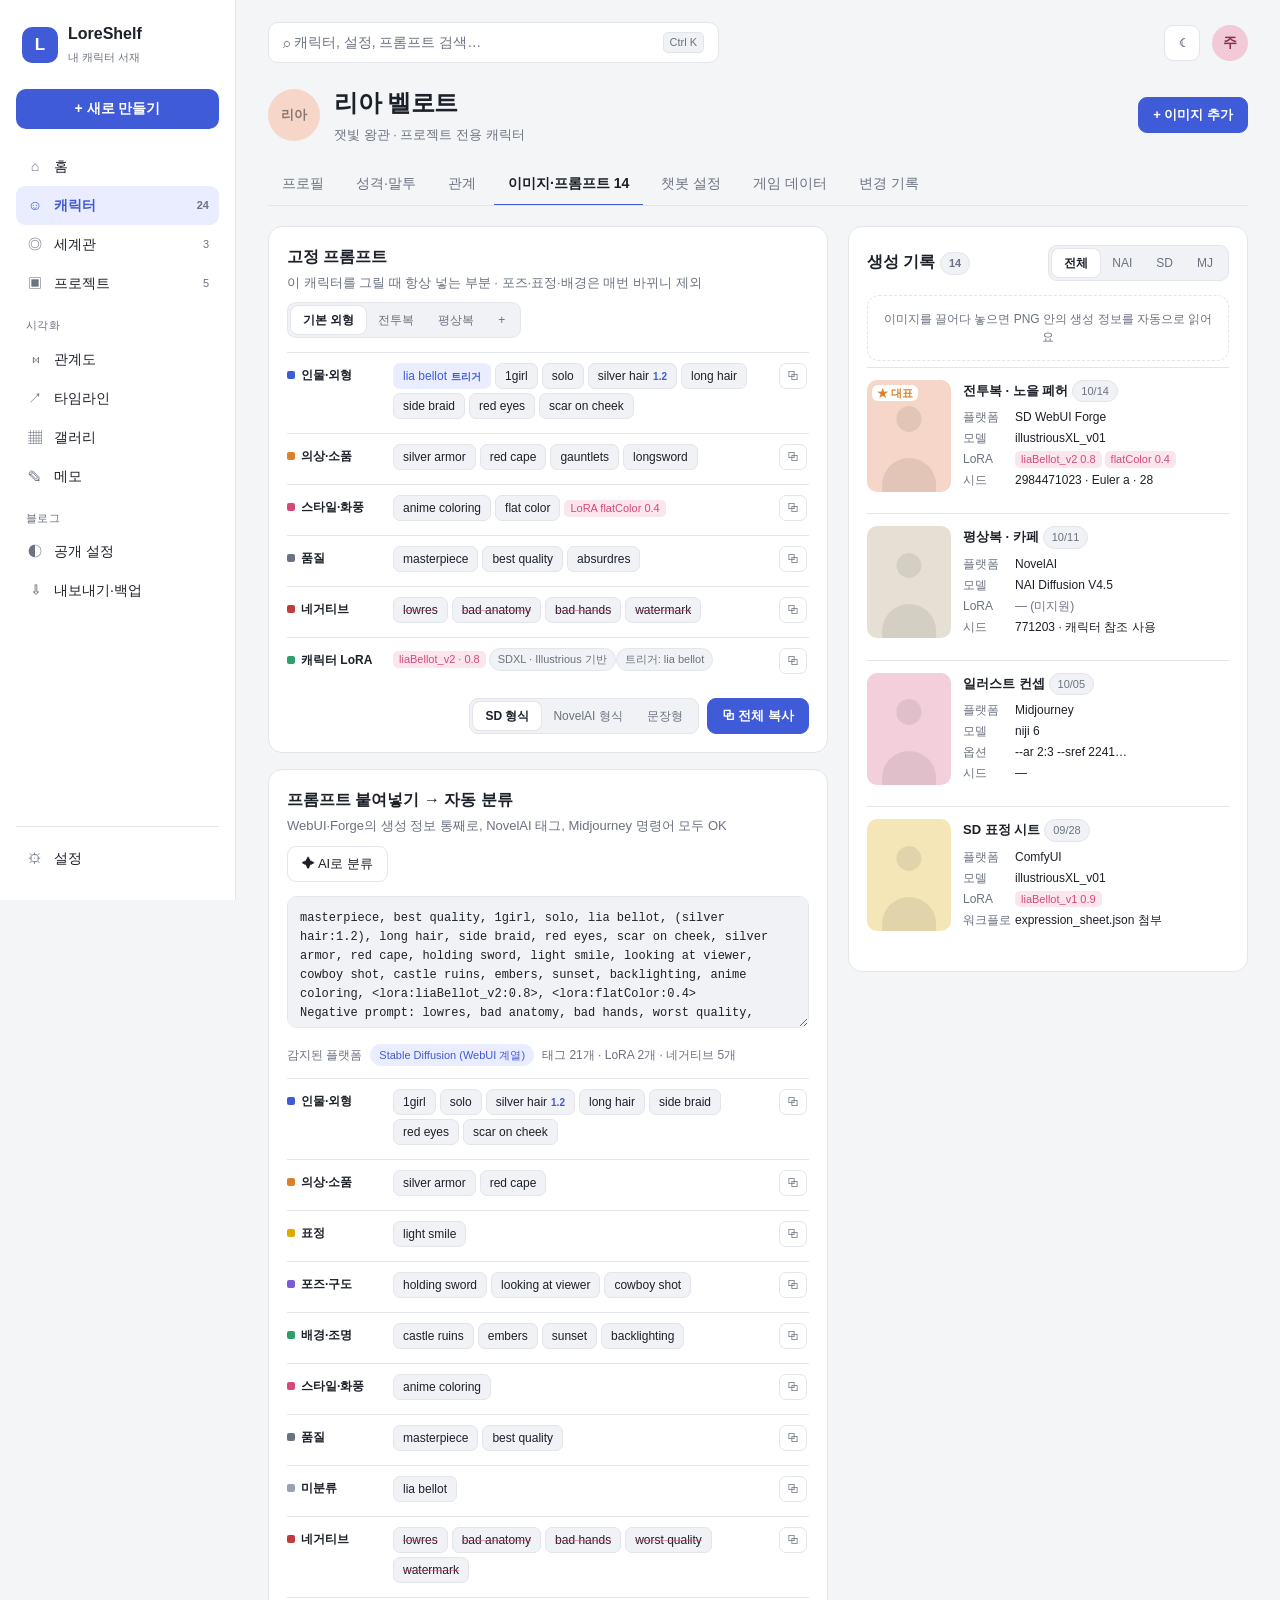
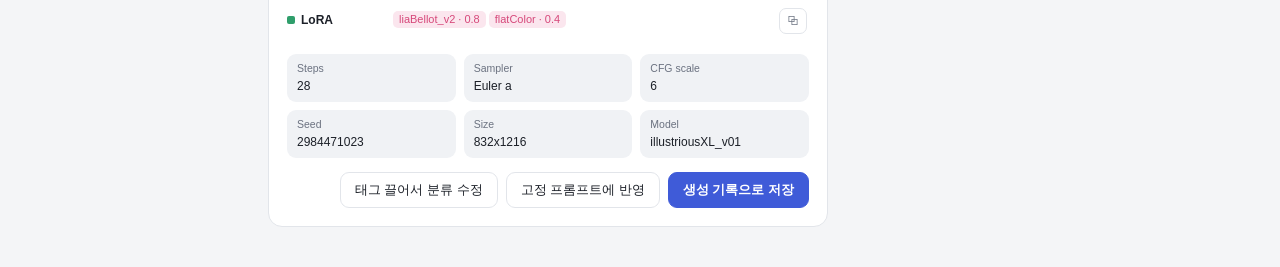
<file: docs/planning/mockups/prompt.html>
<!doctype html>
<html lang="ko">
<head>
<meta charset="utf-8">
<meta name="viewport" content="width=device-width, initial-scale=1">
<title>LoreShelf · 리아 벨로트 · 이미지 프롬프트</title>
<link rel="stylesheet" href="style.css">
<style>
  .mini-head { display: flex; align-items: center; gap: 14px; }
  .mini-head .pt { width: 52px; height: 52px; border-radius: 50%; font-size: 13px; flex: none; }
  .mini-head .pt::before, .mini-head .pt::after { display: none; }
  .mini-head .sp { flex: 1; }
  .tabs { display: flex; gap: 4px; border-bottom: 1px solid var(--line); margin: 18px 0 20px; overflow-x: auto; }
  .tabs a { padding: 10px 14px; color: var(--muted); white-space: nowrap; border-bottom: 2px solid transparent; margin-bottom: -1px; }
  .tabs a.on { color: var(--text); font-weight: 700; border-color: var(--accent); }
  .wrap2 { display: grid; grid-template-columns: 1fr 400px; gap: 20px; align-items: start; }
  .card-h { display: flex; justify-content: space-between; align-items: center; gap: 10px; margin-bottom: 14px; flex-wrap: wrap; }
  .seg { display: inline-flex; background: var(--surface2); border: 1px solid var(--line); border-radius: 9px; padding: 3px; }
  .seg a { padding: 5px 12px; font-size: 12px; border-radius: 7px; color: var(--muted); white-space: nowrap; }
  .seg a.on { background: var(--surface); color: var(--text); font-weight: 700; box-shadow: 0 0 0 1px var(--line); }
  .crow { display: grid; grid-template-columns: 96px 1fr 30px; gap: 10px; align-items: start; padding: 10px 0; border-top: 1px solid var(--line); }
  .crow .lb { font-size: 12px; font-weight: 700; padding-top: 3px; display: flex; align-items: center; gap: 6px; }
  .crow .lb i { width: 8px; height: 8px; border-radius: 2px; background: var(--c); flex: none; }
  .crow .cp { width: 28px; height: 26px; border-radius: 7px; border: 1px solid var(--line); display: grid; place-items: center; font-size: 12px; color: var(--muted); }
  .tag { display: inline-flex; align-items: center; gap: 4px; font-size: 12px; padding: 3px 9px; border-radius: 7px; background: var(--surface2); border: 1px solid var(--line); margin: 0 4px 4px 0; white-space: nowrap; }
  .tag b { font-size: 10px; color: var(--accent); font-weight: 700; }
  .tag.trig { background: var(--accent-soft); border-color: transparent; color: var(--accent); }
  .tag.neg { text-decoration: line-through; text-decoration-color: rgba(214,72,122,.5); }
  .hint { font-size: 12px; color: var(--muted); background: var(--surface2); border-radius: 10px; padding: 10px 12px; margin-top: 12px; }
  textarea.raw {
    width: 100%; height: 132px; resize: vertical; border: 1px solid var(--line); background: var(--surface2); color: var(--text);
    border-radius: 10px; padding: 12px; font-family: Consolas, 'Malgun Gothic', monospace; font-size: 12px; line-height: 1.6;
  }
  .parsed { margin-top: 12px; }
  .detect { display: flex; gap: 8px; align-items: center; flex-wrap: wrap; font-size: 12px; color: var(--muted); margin: 10px 0 4px; }
  .settings { display: grid; grid-template-columns: repeat(auto-fill, minmax(130px, 1fr)); gap: 8px; margin-top: 10px; }
  .settings div { background: var(--surface2); border-radius: 9px; padding: 7px 10px; font-size: 12px; min-width: 0; }
  .settings small { display: block; color: var(--muted); font-size: 10.5px; }
  .settings span { display: block; white-space: nowrap; overflow: hidden; text-overflow: ellipsis; }
  .acts { display: flex; gap: 8px; justify-content: flex-end; margin-top: 14px; flex-wrap: wrap; }
  /* 생성 기록 */
  .rec { display: grid; grid-template-columns: 84px 1fr; gap: 12px; padding: 12px 0; border-top: 1px solid var(--line); }
  .rec:first-of-type { border-top: 0; }
  .rec .pt { width: 84px; aspect-ratio: 3/4; font-size: 0; border-radius: 10px; }
  .rec .star { position: absolute; top: 5px; left: 5px; z-index: 2; font-size: 11px; background: var(--surface); color: var(--warn); border-radius: 6px; padding: 0 5px; }
  .rec b { font-size: 13px; }
  .rec .kv { display: grid; grid-template-columns: 52px 1fr; font-size: 12px; row-gap: 3px; margin-top: 6px; }
  .rec .kv dt { color: var(--muted); }
  .rec .kv dd { margin: 0; min-width: 0; overflow: hidden; text-overflow: ellipsis; white-space: nowrap; }
  .lora { display: inline-block; font-size: 11px; background: var(--rose-soft); color: var(--rose); border-radius: 5px; padding: 0 6px; margin-right: 3px; }
  .drop { border: 1.5px dashed var(--line); border-radius: 12px; padding: 14px; text-align: center; font-size: 12px; color: var(--muted); margin-bottom: 6px; }
  @media (max-width: 1250px) { .wrap2 { grid-template-columns: 1fr; } }
  @media (max-width: 760px) {
    .crow { grid-template-columns: 1fr 30px; }
    .crow .lb { grid-column: 1 / -1; }
    .crow .tags { grid-column: 1; }
    .tabs { margin: 14px -16px 14px; padding: 0 16px; }
    .mini-head h1 { font-size: 18px; }
    textarea.raw { height: 150px; }
  }
</style>
</head>
<body data-nav="캐릭터">
<div class="app">
  <main class="main">
    <div class="top">
      <div class="m-only icon-btn">←</div>
      <div class="search d-only">⌕ 캐릭터, 설정, 프롬프트 검색… <kbd>Ctrl K</kbd></div>
      <div class="sp"></div>
      <div class="icon-btn">☾</div>
      <div class="avatar-me d-only">주</div>
    </div>

    <div class="mini-head">
      <div class="pt c1">리아</div>
      <div><h1>리아 벨로트</h1><div class="sub">잿빛 왕관 · 프로젝트 전용 캐릭터</div></div>
      <div class="sp"></div>
      <button class="btn pri d-only">+ 이미지 추가</button>
    </div>

    <div class="tabs"><a>프로필</a><a>성격·말투</a><a>관계</a><a class="on">이미지·프롬프트 14</a><a>챗봇 설정</a><a>게임 데이터</a><a>변경 기록</a></div>

    <div class="wrap2">
      <div class="grid">
        <!-- 고정 프롬프트 -->
        <div class="card">
          <div class="card-h">
            <div><h2>고정 프롬프트</h2><div class="sub">이 캐릭터를 그릴 때 항상 넣는 부분 · 포즈·표정·배경은 매번 바뀌니 제외</div></div>
            <div class="seg"><a class="on">기본 외형</a><a>전투복</a><a>평상복</a><a>+</a></div>
          </div>
          <div class="crow"><div class="lb"><i style="--c:#3f5bd8"></i>인물·외형</div><div class="tags"><span class="tag trig">lia bellot <b>트리거</b></span><span class="tag">1girl</span><span class="tag">solo</span><span class="tag">silver hair <b>1.2</b></span><span class="tag">long hair</span><span class="tag">side braid</span><span class="tag">red eyes</span><span class="tag">scar on cheek</span></div><div class="cp">⧉</div></div>
          <div class="crow"><div class="lb"><i style="--c:#d9822b"></i>의상·소품</div><div class="tags"><span class="tag">silver armor</span><span class="tag">red cape</span><span class="tag">gauntlets</span><span class="tag">longsword</span></div><div class="cp">⧉</div></div>
          <div class="crow"><div class="lb"><i style="--c:#d6487a"></i>스타일·화풍</div><div class="tags"><span class="tag">anime coloring</span><span class="tag">flat color</span><span class="lora">LoRA flatColor 0.4</span></div><div class="cp">⧉</div></div>
          <div class="crow"><div class="lb"><i style="--c:#6b7280"></i>품질</div><div class="tags"><span class="tag">masterpiece</span><span class="tag">best quality</span><span class="tag">absurdres</span></div><div class="cp">⧉</div></div>
          <div class="crow"><div class="lb"><i style="--c:#c03d3d"></i>네거티브</div><div class="tags"><span class="tag neg">lowres</span><span class="tag neg">bad anatomy</span><span class="tag neg">bad hands</span><span class="tag neg">watermark</span></div><div class="cp">⧉</div></div>
          <div class="crow"><div class="lb"><i style="--c:#2f9e6b"></i>캐릭터 LoRA</div><div class="tags"><span class="lora">liaBellot_v2 · 0.8</span><span class="chip">SDXL · Illustrious 기반</span><span class="chip">트리거: lia bellot</span></div><div class="cp">⧉</div></div>
          <div class="acts">
            <div class="seg"><a class="on">SD 형식</a><a>NovelAI 형식</a><a>문장형</a></div>
            <button class="btn pri">⧉ 전체 복사</button>
          </div>
        </div>

        <!-- 붙여넣기 → 자동 분류 -->
        <div class="card">
          <div class="card-h">
            <div><h2>프롬프트 붙여넣기 → 자동 분류</h2><div class="sub">WebUI·Forge의 생성 정보 통째로, NovelAI 태그, Midjourney 명령어 모두 OK</div></div>
            <button class="btn">✦ AI로 분류</button>
          </div>
<textarea class="raw" id="raw">masterpiece, best quality, 1girl, solo, lia bellot, (silver hair:1.2), long hair, side braid, red eyes, scar on cheek, silver armor, red cape, holding sword, light smile, looking at viewer, cowboy shot, castle ruins, embers, sunset, backlighting, anime coloring, &lt;lora:liaBellot_v2:0.8&gt;, &lt;lora:flatColor:0.4&gt;
Negative prompt: lowres, bad anatomy, bad hands, worst quality, watermark
Steps: 28, Sampler: Euler a, CFG scale: 6, Seed: 2984471023, Size: 832x1216, Model: illustriousXL_v01</textarea>
          <div class="detect" id="detect"></div>
          <div class="parsed" id="parsed"></div>
          <div class="settings" id="settings"></div>
          <div class="acts">
            <button class="btn">태그 끌어서 분류 수정</button>
            <button class="btn">고정 프롬프트에 반영</button>
            <button class="btn pri">생성 기록으로 저장</button>
          </div>
        </div>
      </div>

      <!-- 생성 기록 -->
      <div class="card">
        <div class="card-h"><h2>생성 기록 <span class="chip">14</span></h2>
          <div class="seg"><a class="on">전체</a><a>NAI</a><a>SD</a><a>MJ</a></div></div>
        <div class="drop">이미지를 끌어다 놓으면 PNG 안의 생성 정보를 자동으로 읽어요</div>
        <div class="rec"><div class="pt c1"><span class="star">★ 대표</span></div><div>
          <b>전투복 · 노을 폐허</b> <span class="chip">10/14</span>
          <dl class="kv"><dt>플랫폼</dt><dd>SD WebUI Forge</dd><dt>모델</dt><dd>illustriousXL_v01</dd><dt>LoRA</dt><dd><span class="lora">liaBellot_v2 0.8</span><span class="lora">flatColor 0.4</span></dd><dt>시드</dt><dd>2984471023 · Euler a · 28</dd></dl>
        </div></div>
        <div class="rec"><div class="pt c8"></div><div>
          <b>평상복 · 카페</b> <span class="chip">10/11</span>
          <dl class="kv"><dt>플랫폼</dt><dd>NovelAI</dd><dt>모델</dt><dd>NAI Diffusion V4.5</dd><dt>LoRA</dt><dd style="color:var(--muted)">— (미지원)</dd><dt>시드</dt><dd>771203 · 캐릭터 참조 사용</dd></dl>
        </div></div>
        <div class="rec"><div class="pt c6"></div><div>
          <b>일러스트 컨셉</b> <span class="chip">10/05</span>
          <dl class="kv"><dt>플랫폼</dt><dd>Midjourney</dd><dt>모델</dt><dd>niji 6</dd><dt>옵션</dt><dd>--ar 2:3 --sref 2241…</dd><dt>시드</dt><dd>—</dd></dl>
        </div></div>
        <div class="rec"><div class="pt c5"></div><div>
          <b>SD 표정 시트</b> <span class="chip">09/28</span>
          <dl class="kv"><dt>플랫폼</dt><dd>ComfyUI</dd><dt>모델</dt><dd>illustriousXL_v01</dd><dt>LoRA</dt><dd><span class="lora">liaBellot_v1 0.9</span></dd><dt>워크플로</dt><dd>expression_sheet.json 첨부</dd></dl>
        </div></div>
      </div>
    </div>
  </main>
</div>
<script src="shell.js"></script>
<script src="prompt-parser.js"></script>
<script>
  const COLORS = { character: '#3f5bd8', outfit: '#d9822b', expression: '#e0a800', pose: '#7c5cd6', background: '#2f9e6b', style: '#d6487a', quality: '#6b7280', etc: '#9aa1ad' };
  const ORDER = ['character', 'outfit', 'expression', 'pose', 'background', 'style', 'quality', 'etc'];
  const esc = s => s.replace(/[&<>]/g, c => ({ '&': '&amp;', '<': '&lt;', '>': '&gt;' }[c]));
  const tagHtml = t => `<span class="tag">${esc(t.tag)}${t.weight !== 1 ? ` <b>${t.weight}</b>` : ''}</span>`;
  function render() {
    const r = parsePrompt(document.getElementById('raw').value);
    const total = Object.values(r.categories).reduce((a, b) => a + b.length, 0);
    document.getElementById('detect').innerHTML =
      `감지된 플랫폼 <span class="chip a">${r.platform}</span> 태그 ${total}개 · LoRA ${r.loras.length}개 · 네거티브 ${r.negative.length}개`;
    let html = ORDER.filter(k => r.categories[k]).map(k =>
      `<div class="crow"><div class="lb"><i style="--c:${COLORS[k]}"></i>${CATEGORY_LABELS[k]}</div><div class="tags">${r.categories[k].map(tagHtml).join('')}</div><div class="cp">⧉</div></div>`).join('');
    if (r.negative.length) html += `<div class="crow"><div class="lb"><i style="--c:#c03d3d"></i>네거티브</div><div class="tags">${r.negative.map(t => `<span class="tag neg">${esc(t)}</span>`).join('')}</div><div class="cp">⧉</div></div>`;
    if (r.loras.length) html += `<div class="crow"><div class="lb"><i style="--c:#2f9e6b"></i>LoRA</div><div class="tags">${r.loras.map(l => `<span class="lora">${esc(l.name)} · ${l.weight}</span>`).join('')}</div><div class="cp">⧉</div></div>`;
    document.getElementById('parsed').innerHTML = html;
    document.getElementById('settings').innerHTML = Object.entries(r.settings)
      .map(([k, v]) => `<div><small>${esc(k)}</small><span>${esc(v)}</span></div>`).join('');
  }
  document.getElementById('raw').addEventListener('input', render);
  render();
</script>
</body>
</html>
</file>
<file: docs/planning/mockups/style.css>
/* ===== LoreShelf 목업 공통 스타일 (반응형 · 그라데이션 없음) ===== */
:root {
  --bg: #f4f5f7;
  --surface: #ffffff;
  --surface2: #f0f2f5;
  --line: #e2e5ea;
  --text: #1c2028;
  --muted: #6b7280;
  --accent: #3f5bd8;
  --accent-soft: #e9edff;
  --ok: #2f9e6b;
  --ok-soft: #e3f5ec;
  --warn: #d9822b;
  --warn-soft: #fdf0e1;
  --rose: #d6487a;
  --rose-soft: #fbe6ee;
  --radius: 14px;
  --side-w: 236px;
}
.dark {
  --bg: #14161b;
  --surface: #1c1f26;
  --surface2: #242832;
  --line: #2e333e;
  --text: #e8eaf0;
  --muted: #9198a8;
  --accent: #7b91ff;
  --accent-soft: #262d4d;
  --ok-soft: #1d3a2e;
  --warn-soft: #3d2d1b;
  --rose-soft: #3d1f2b;
}
* { box-sizing: border-box; }
html, body { margin: 0; }
body {
  font-family: 'Pretendard', 'Malgun Gothic', 'Apple SD Gothic Neo', sans-serif;
  background: var(--bg);
  color: var(--text);
  font-size: 14px;
  line-height: 1.5;
  min-height: 100vh;
}
a { color: inherit; text-decoration: none; }

/* ---------- 레이아웃 ---------- */
.app { display: grid; grid-template-columns: var(--side-w) 1fr; min-height: 100vh; }
.side {
  background: var(--surface);
  border-right: 1px solid var(--line);
  padding: 22px 16px;
  display: flex; flex-direction: column; gap: 4px;
  position: sticky; top: 0; height: 100vh;
}
.brand { display: flex; align-items: center; gap: 10px; padding: 0 6px 18px; }
.brand-mark {
  width: 36px; height: 36px; border-radius: 10px; background: var(--accent);
  color: #fff; display: grid; place-items: center; font-weight: 800; font-size: 17px;
}
.brand b { display: block; font-size: 16px; }
.brand small { color: var(--muted); font-size: 11px; }
.new-btn {
  background: var(--accent); color: #fff; border: 0; border-radius: 10px;
  padding: 11px; font-weight: 700; font-size: 14px; margin-bottom: 14px; font-family: inherit;
}
.nav-label { font-size: 11px; color: var(--muted); padding: 14px 10px 6px; letter-spacing: .04em; }
.nav a {
  display: flex; align-items: center; gap: 10px; padding: 9px 10px; border-radius: 9px;
  color: var(--text); font-size: 14px;
}
.nav a .ic { width: 18px; text-align: center; color: var(--muted); font-size: 14px; }
.nav a.on { background: var(--accent-soft); color: var(--accent); font-weight: 700; }
.nav a.on .ic { color: var(--accent); }
.nav a .cnt { margin-left: auto; font-size: 11px; color: var(--muted); }
.side-foot { margin-top: auto; border-top: 1px solid var(--line); padding-top: 12px; }

.main { padding: 22px 32px 40px; min-width: 0; }
.top { display: flex; align-items: center; gap: 12px; margin-bottom: 22px; }
.search {
  flex: 1; max-width: 520px; display: flex; align-items: center; gap: 8px;
  background: var(--surface); border: 1px solid var(--line); border-radius: 10px;
  padding: 9px 14px; color: var(--muted);
}
.search kbd {
  margin-left: auto; font-family: inherit; font-size: 11px; background: var(--surface2);
  border: 1px solid var(--line); border-radius: 5px; padding: 1px 6px;
}
.top .sp { flex: 1; }
.btn {
  border: 1px solid var(--line); background: var(--surface); color: var(--text);
  border-radius: 9px; padding: 8px 14px; font-size: 13px; font-family: inherit; white-space: nowrap;
}
.btn.pri { background: var(--accent); border-color: var(--accent); color: #fff; font-weight: 700; }
.btn.ghost { background: transparent; }
.icon-btn {
  width: 36px; height: 36px; border-radius: 9px; border: 1px solid var(--line);
  background: var(--surface); display: grid; place-items: center; color: var(--muted);
}
.avatar-me {
  width: 36px; height: 36px; border-radius: 50%; background: #f2c9d6; color: #8a2e50;
  display: grid; place-items: center; font-weight: 800;
}

h1 { font-size: 24px; margin: 0; letter-spacing: -.02em; }
h2 { font-size: 16px; margin: 0; }
.sub { color: var(--muted); font-size: 13px; margin-top: 4px; }
.sec-head { display: flex; align-items: baseline; justify-content: space-between; margin: 26px 0 12px; }
.sec-head a { color: var(--accent); font-size: 13px; }

.card {
  background: var(--surface); border: 1px solid var(--line); border-radius: var(--radius); padding: 18px;
}
.grid { display: grid; gap: 16px; }

/* ---------- 칩/뱃지 ---------- */
.chip {
  display: inline-block; font-size: 11px; padding: 2px 8px; border-radius: 999px;
  background: var(--surface2); color: var(--muted); border: 1px solid var(--line); white-space: nowrap;
}
.chip.a { background: var(--accent-soft); color: var(--accent); border-color: transparent; }
.chip.ok { background: var(--ok-soft); color: var(--ok); border-color: transparent; }
.chip.warn { background: var(--warn-soft); color: var(--warn); border-color: transparent; }
.chip.rose { background: var(--rose-soft); color: var(--rose); border-color: transparent; }
.chips { display: flex; flex-wrap: wrap; gap: 5px; }

/* ---------- 초상화 플레이스홀더 ---------- */
.pt {
  border-radius: 12px; display: grid; place-items: center; font-weight: 800;
  color: rgba(0,0,0,.45); position: relative; overflow: hidden;
}
.pt::after { /* 단색 실루엣 */
  content: ""; position: absolute; left: 50%; bottom: -18%; width: 64%; aspect-ratio: 1;
  transform: translateX(-50%); border-radius: 50% 50% 0 0; background: rgba(0,0,0,.08);
}
.pt::before {
  content: ""; position: absolute; left: 50%; top: 24%; width: 30%; aspect-ratio: 1;
  transform: translateX(-50%); border-radius: 50%; background: rgba(0,0,0,.08);
}
.c1 { background: #f6d6c8; } .c2 { background: #cfe0f5; } .c3 { background: #e3d6f3; }
.c4 { background: #d3ecdf; } .c5 { background: #f5e6b8; } .c6 { background: #f3cfdc; }
.c7 { background: #cfe9ee; } .c8 { background: #e6e0d4; }

/* ---------- 모바일 하단 탭바 ---------- */
.tabbar { display: none; }
.m-only { display: none !important; }

/* ===== 반응형 ===== */
@media (max-width: 1100px) {
  :root { --side-w: 76px; }
  .side { padding: 18px 10px; align-items: center; }
  .brand div, .nav-label, .nav a span:not(.ic), .nav a .cnt, .new-btn span { display: none; }
  .new-btn { width: 48px; height: 44px; padding: 0; font-size: 20px; }
  .nav a { justify-content: center; width: 52px; }
  .main { padding: 20px 22px 40px; }
}
@media (max-width: 760px) {
  .app { grid-template-columns: 1fr; }
  .side { display: none; }
  .main { padding: 14px 16px 92px; }
  .top { gap: 8px; margin-bottom: 16px; }
  .top .search { order: 3; flex-basis: 100%; max-width: none; }
  .top { flex-wrap: wrap; }
  .d-only { display: none !important; }
  .m-only { display: revert !important; }
  h1 { font-size: 21px; }
  .tabbar {
    display: grid; grid-template-columns: repeat(5, 1fr);
    position: fixed; left: 0; right: 0; bottom: 0; height: 68px; padding-bottom: 6px;
    background: var(--surface); border-top: 1px solid var(--line); z-index: 10;
  }
  .tabbar a {
    display: flex; flex-direction: column; align-items: center; justify-content: center;
    gap: 2px; font-size: 10.5px; color: var(--muted);
  }
  .tabbar a .ic { font-size: 18px; }
  .tabbar a.on { color: var(--accent); font-weight: 700; }
  .tabbar .fab {
    width: 48px; height: 48px; border-radius: 14px; background: var(--accent); color: #fff;
    display: grid; place-items: center; font-size: 24px; margin: -10px auto 0;
  }
}
@media (max-width: 760px) {
  .top .brand-mark.m-only, .icon-btn.m-only { display: grid !important; }
}
</file>
